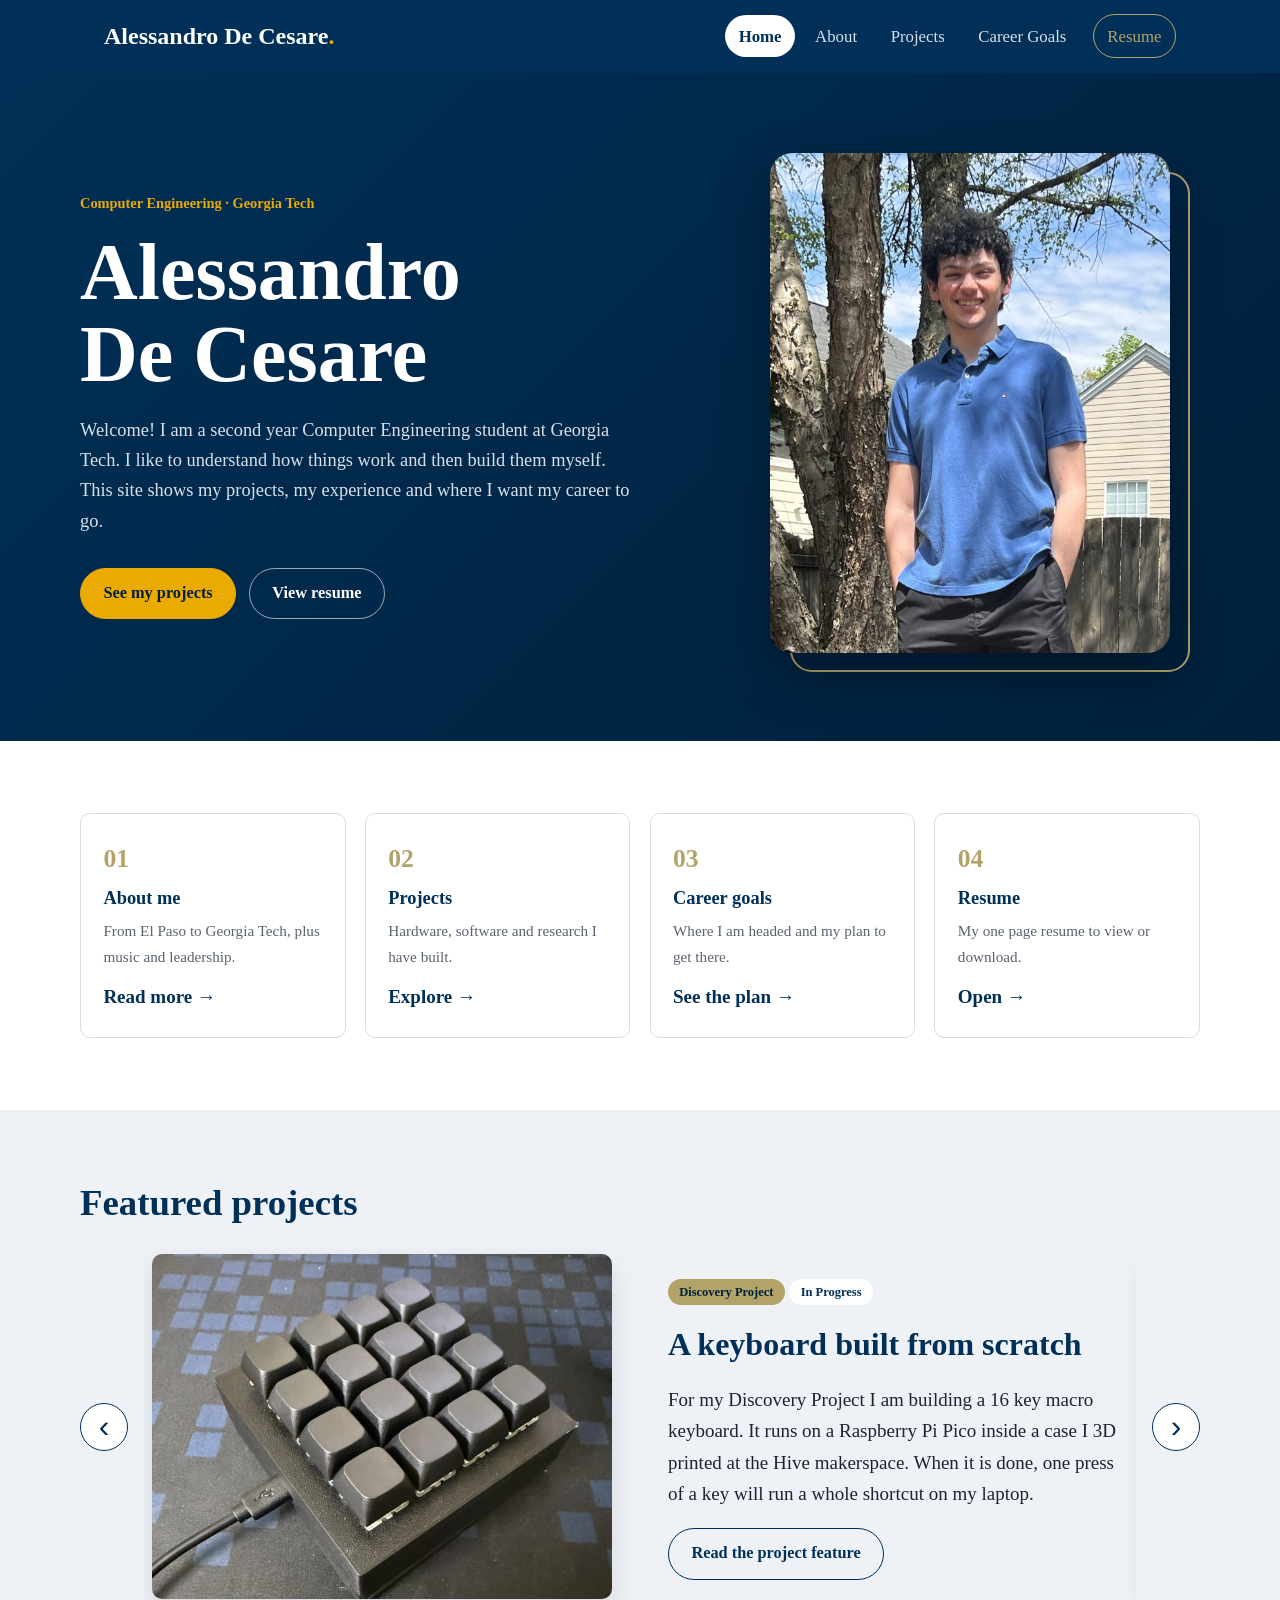
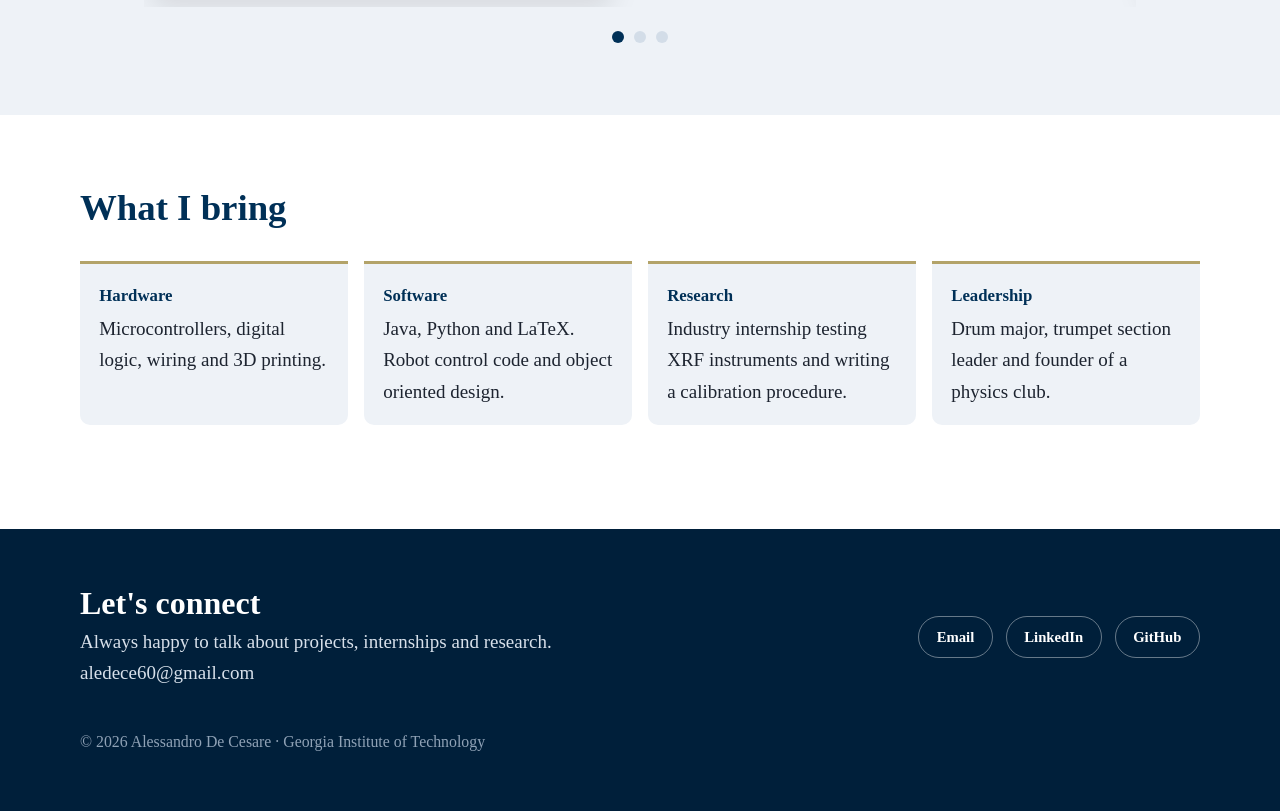
<file: index.html>
<!DOCTYPE html>
<html lang="en">
<head>
  <meta charset="utf-8">
  <meta name="viewport" content="width=device-width, initial-scale=1">
  <title>Alessandro De Cesare | ePortfolio</title>
  <meta name="description" content="ePortfolio of Alessandro De Cesare, a Georgia Tech Computer Engineering student. Projects, resume and career goals.">
  <link rel="stylesheet" href="css/style.css?v=7">
</head>
<body>
  <header class="site-header"></header>

  <section class="hero">
    <div class="hero-grid">
      <div>
        <span class="eyebrow">Computer Engineering · Georgia Tech</span>
        <h1>Alessandro<br>De Cesare</h1>
        <p>Welcome! I am a second year Computer Engineering student at Georgia Tech. I like to understand how things work and then build them myself. This site shows my projects, my experience and where I want my career to go.</p>
        <div class="btn-row">
          <a class="btn solid" href="projects.html">See my projects</a>
          <a class="btn light" href="resume.html">View resume</a>
        </div>
      </div>
      <div class="hero-photo">
        <img src="assets/img/headshot.jpg?v=7" alt="Photo of Alessandro De Cesare">
      </div>
    </div>
  </section>

  <section class="section">
    <div class="container">
      <div class="tiles">
        <a class="tile" href="about.html"><span class="num">01</span><strong>About me</strong><p>From El Paso to Georgia Tech, plus music and leadership.</p><span class="arrow">Read more →</span></a>
        <a class="tile" href="projects.html"><span class="num">02</span><strong>Projects</strong><p>Hardware, software and research I have built.</p><span class="arrow">Explore →</span></a>
        <a class="tile" href="goals.html"><span class="num">03</span><strong>Career goals</strong><p>Where I am headed and my plan to get there.</p><span class="arrow">See the plan →</span></a>
        <a class="tile" href="resume.html"><span class="num">04</span><strong>Resume</strong><p>My one page resume to view or download.</p><span class="arrow">Open →</span></a>
      </div>
    </div>
  </section>

  <section class="section alt">
    <div class="container">
      <h2>Featured projects</h2>
      <div class="slider" aria-roledescription="carousel">
        <button class="slider-arrow prev" aria-label="Previous project">‹</button>
        <div class="slider-window">
        <div class="slider-track">
          <div class="slide split">
            <img src="assets/img/macropad-photo-1.jpg?v=7" alt="My 16 key macropad in progress">
            <div>
              <span class="tag feature">Discovery Project</span><span class="tag">In Progress</span>
              <h3>A keyboard built from scratch</h3>
              <p>For my Discovery Project I am building a 16 key macro keyboard. It runs on a Raspberry Pi Pico inside a case I 3D printed at the Hive makerspace. When it is done, one press of a key will run a whole shortcut on my laptop.</p>
              <a class="btn" href="project-macropad.html">Read the project feature</a>
            </div>
          </div>
          <div class="slide split">
            <img src="assets/img/xrf-photo.jpg?v=7" alt="The XRF analyzer I calibrated at Birla Carbon">
            <div>
              <span class="tag feature">Internship</span><span class="tag">Research</span>
              <h3>XRF calibration at Birla Carbon</h3>
              <p>I calibrated an XRF spectrometer to measure sulfur in oil. When the results kept coming out wrong, I stepped back, found a bad standard and fixed the calibration. Then I wrote a method the company can reuse.</p>
              <a class="btn" href="project-xrf.html">Read more</a>
            </div>
          </div>
          <div class="slide split">
            <img src="assets/img/robot-maze.svg?v=7" alt="The lab maze with the iRobot at the START" class="contain">
            <div>
              <span class="tag feature">Software</span><span class="tag">Robotics</span>
              <h3>Robotics lab: maze solver</h3>
              <p>My partner and I programmed an iRobot Create 3 in Python to map and escape a maze it had never seen. We earned perfect scores on all four labs.</p>
              <a class="btn" href="project-robotics.html">Read more</a>
            </div>
          </div>
        </div>
        </div>
        <button class="slider-arrow next" aria-label="Next project">›</button>
      </div>
      <div class="slider-dots"></div>
    </div>
  </section>

  <section class="section">
    <div class="container">
      <h2>What I bring</h2>
      <div class="facts">
        <div class="fact"><strong>Hardware</strong>Microcontrollers, digital logic, wiring and 3D printing.</div>
        <div class="fact"><strong>Software</strong>Java, Python and LaTeX. Robot control code and object oriented design.</div>
        <div class="fact"><strong>Research</strong>Industry internship testing XRF instruments and writing a calibration procedure.</div>
        <div class="fact"><strong>Leadership</strong>Drum major, trumpet section leader and founder of a physics club.</div>
      </div>
    </div>
  </section>

  <footer class="site-footer"></footer>
  <script src="js/site.js?v=7"></script>
  <script src="js/slider.js?v=7"></script>
</body>
</html>
</file>
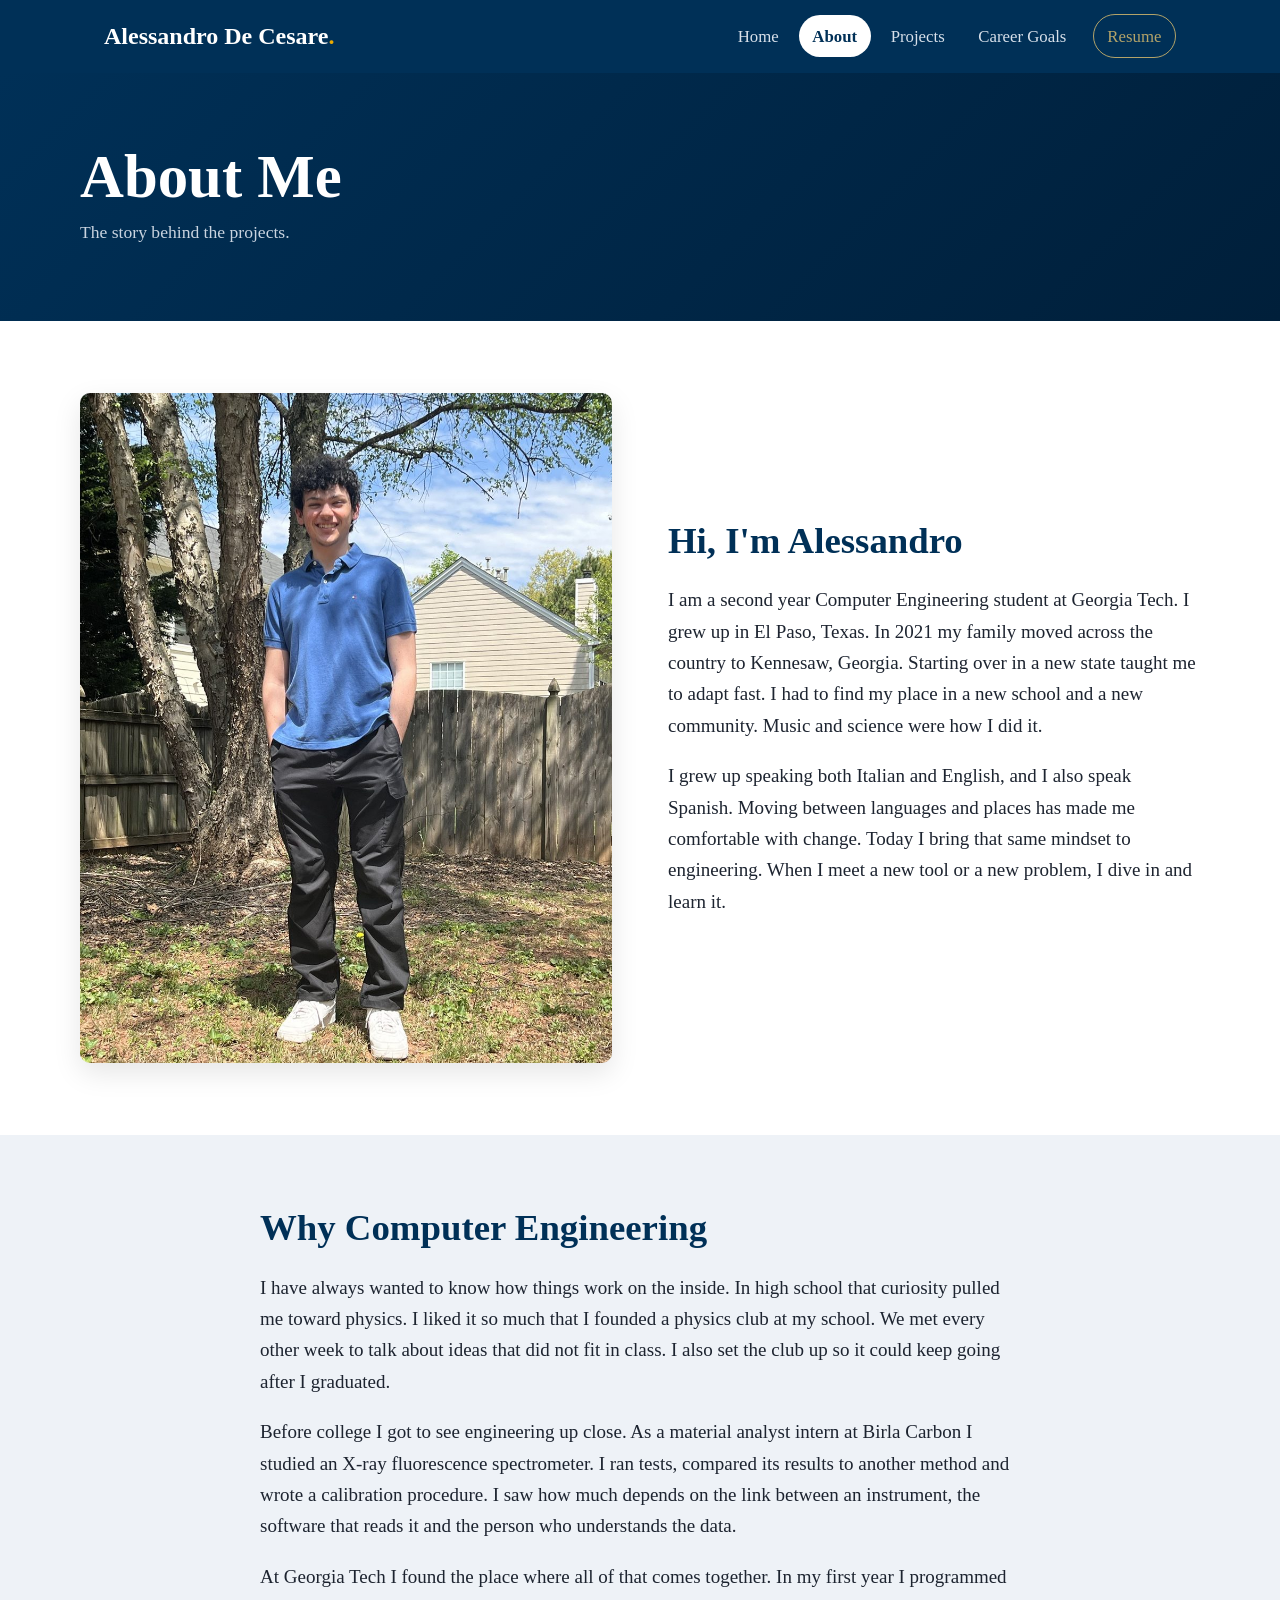
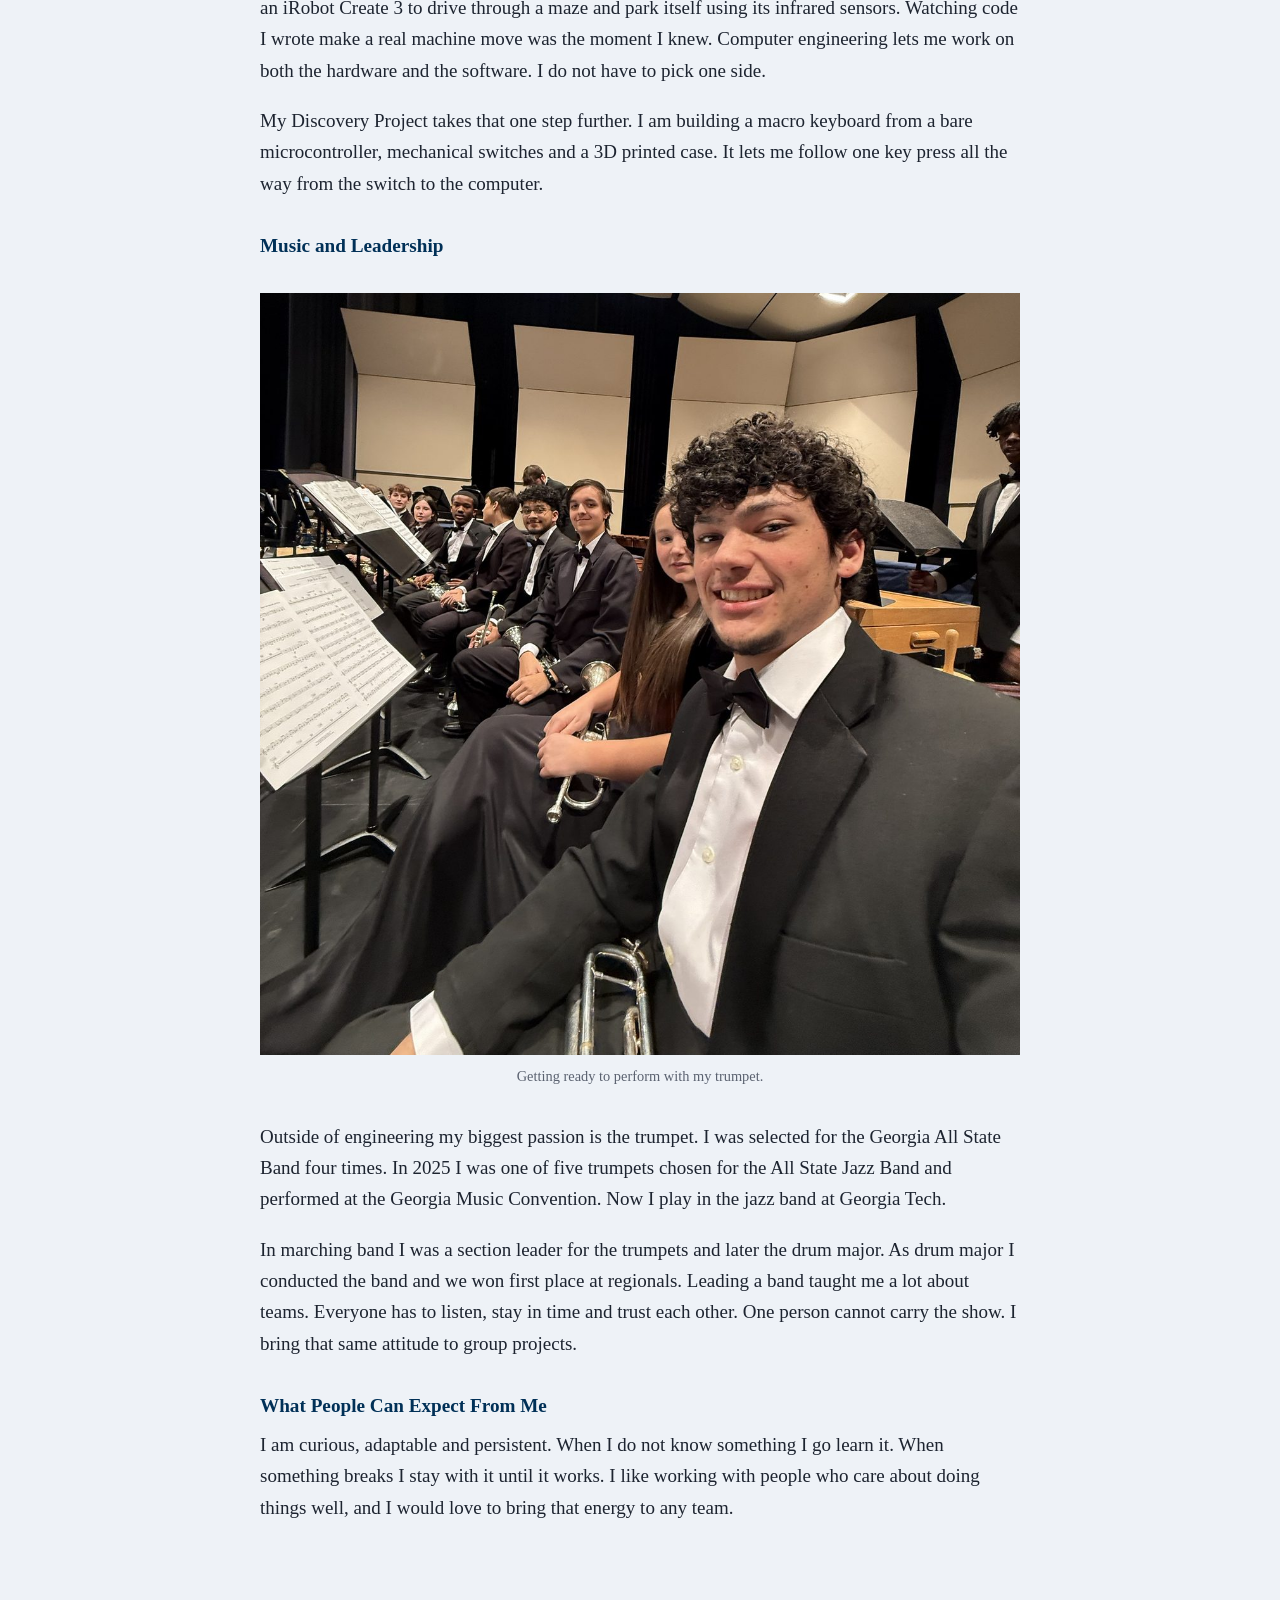
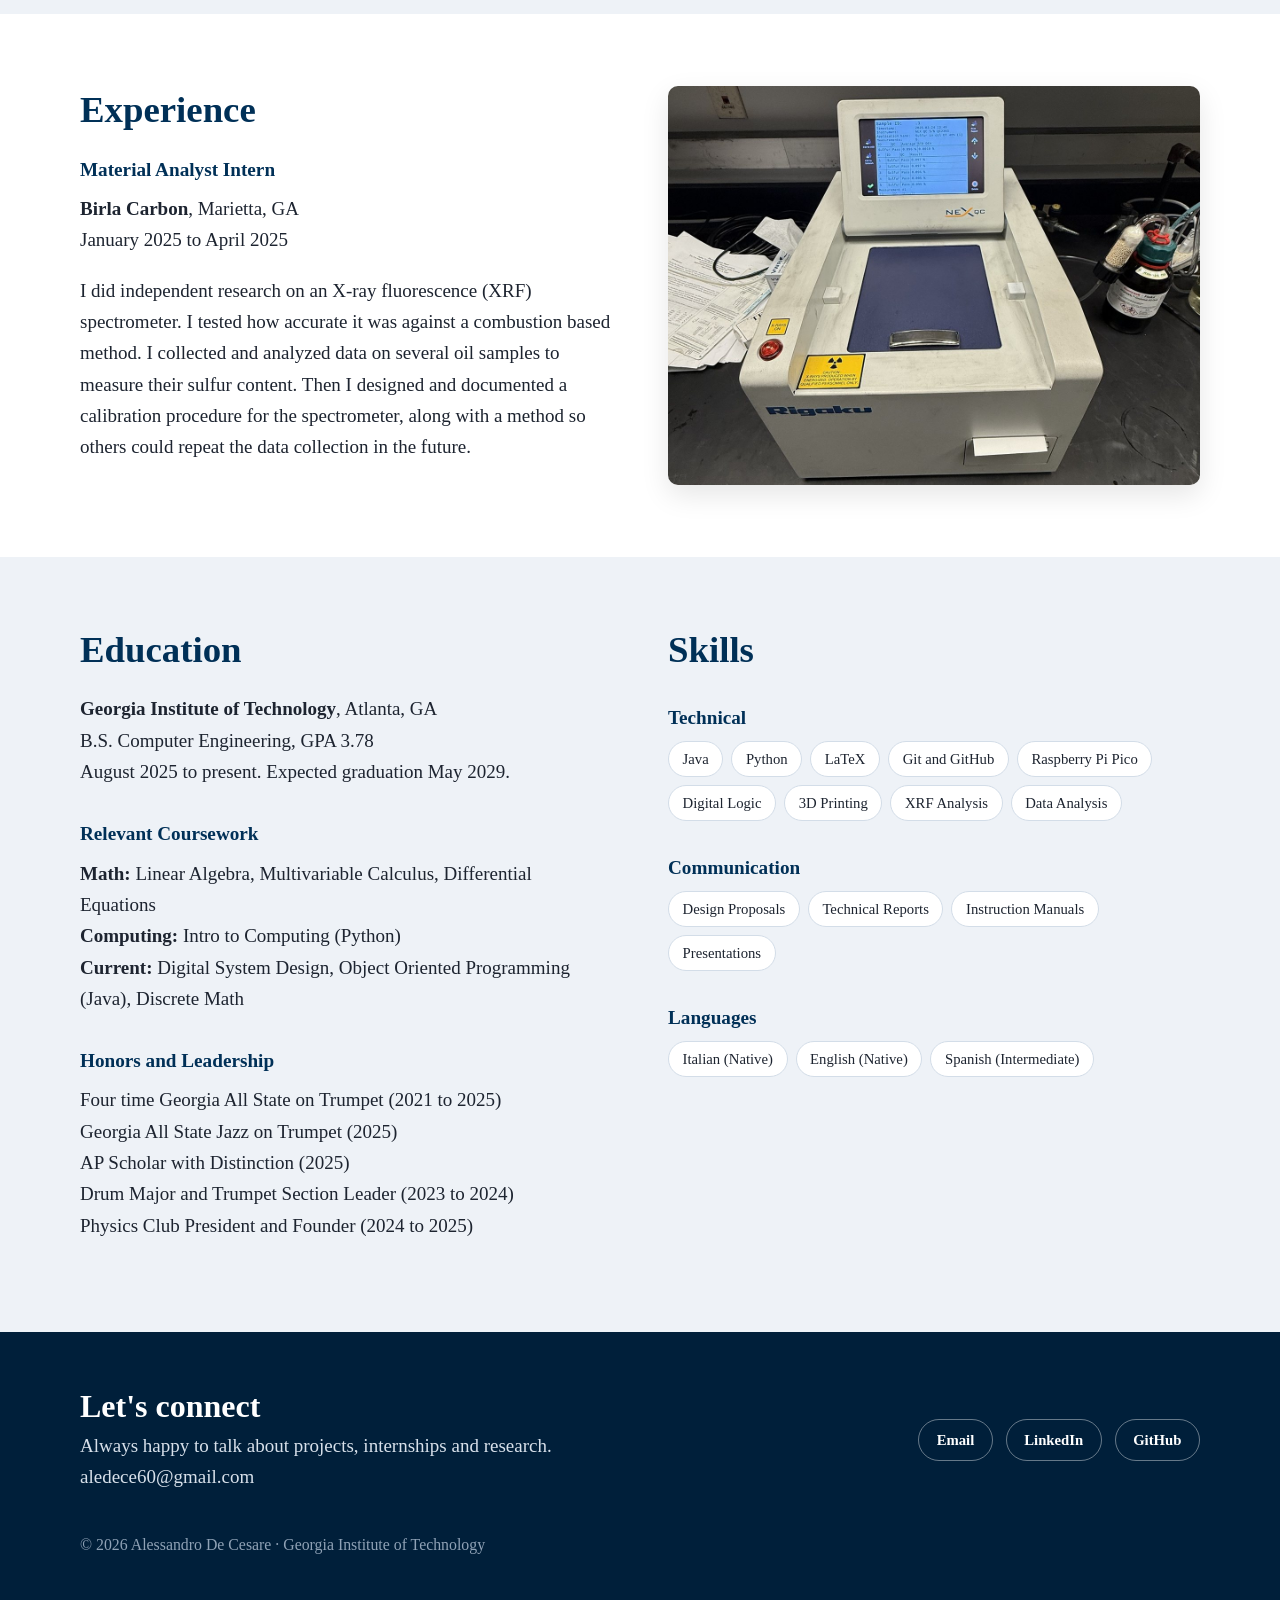
<file: about.html>
<!DOCTYPE html>
<html lang="en">
<head>
  <meta charset="utf-8">
  <meta name="viewport" content="width=device-width, initial-scale=1">
  <title>About Me | Alessandro De Cesare</title>
  <link rel="stylesheet" href="css/style.css?v=7">
</head>
<body>
  <header class="site-header"></header>

  <section class="banner">
    <h1>About Me</h1>
    <p>The story behind the projects.</p>
  </section>

  <section class="section">
    <div class="container split">
      <img src="assets/img/about-photo.jpg?v=7" alt="Photo of Alessandro De Cesare">
      <div>
        <h2>Hi, I'm Alessandro</h2>
        <p>I am a second year Computer Engineering student at Georgia Tech. I grew up in El Paso, Texas. In 2021 my family moved across the country to Kennesaw, Georgia. Starting over in a new state taught me to adapt fast. I had to find my place in a new school and a new community. Music and science were how I did it.</p>
        <p>I grew up speaking both Italian and English, and I also speak Spanish. Moving between languages and places has made me comfortable with change. Today I bring that same mindset to engineering. When I meet a new tool or a new problem, I dive in and learn it.</p>
      </div>
    </div>
  </section>

  <section class="section alt">
    <div class="narrow">
      <h2>Why Computer Engineering</h2>
      <p>I have always wanted to know how things work on the inside. In high school that curiosity pulled me toward physics. I liked it so much that I founded a physics club at my school. We met every other week to talk about ideas that did not fit in class. I also set the club up so it could keep going after I graduated.</p>
      <p>Before college I got to see engineering up close. As a material analyst intern at Birla Carbon I studied an X-ray fluorescence spectrometer. I ran tests, compared its results to another method and wrote a calibration procedure. I saw how much depends on the link between an instrument, the software that reads it and the person who understands the data.</p>
      <p>At Georgia Tech I found the place where all of that comes together. In my first year I programmed an iRobot Create 3 to drive through a maze and park itself using its infrared sensors. Watching code I wrote make a real machine move was the moment I knew. Computer engineering lets me work on both the hardware and the software. I do not have to pick one side.</p>
      <p>My Discovery Project takes that one step further. I am building a macro keyboard from a bare microcontroller, mechanical switches and a 3D printed case. It lets me follow one key press all the way from the switch to the computer.</p>

      <h3>Music and Leadership</h3>
      <figure>
        <img src="assets/img/band-photo.jpg?v=7" alt="Alessandro in concert dress with his trumpet before a performance">
        <figcaption>Getting ready to perform with my trumpet.</figcaption>
      </figure>
      <p>Outside of engineering my biggest passion is the trumpet. I was selected for the Georgia All State Band four times. In 2025 I was one of five trumpets chosen for the All State Jazz Band and performed at the Georgia Music Convention. Now I play in the jazz band at Georgia Tech.</p>
      <p>In marching band I was a section leader for the trumpets and later the drum major. As drum major I conducted the band and we won first place at regionals. Leading a band taught me a lot about teams. Everyone has to listen, stay in time and trust each other. One person cannot carry the show. I bring that same attitude to group projects.</p>

      <h3>What People Can Expect From Me</h3>
      <p>I am curious, adaptable and persistent. When I do not know something I go learn it. When something breaks I stay with it until it works. I like working with people who care about doing things well, and I would love to bring that energy to any team.</p>
    </div>
  </section>

  <section class="section">
    <div class="container split reverse">
      <img src="assets/img/xrf-photo.jpg?v=7" alt="The XRF analyzer I calibrated at Birla Carbon">
      <div>
        <h2>Experience</h2>
        <h3 style="margin-top:0">Material Analyst Intern</h3>
        <p><strong>Birla Carbon</strong>, Marietta, GA<br>January 2025 to April 2025</p>
        <p>I did independent research on an X-ray fluorescence (XRF) spectrometer. I tested how accurate it was against a combustion based method. I collected and analyzed data on several oil samples to measure their sulfur content. Then I designed and documented a calibration procedure for the spectrometer, along with a method so others could repeat the data collection in the future.</p>
      </div>
    </div>
  </section>

  <section class="section alt">
    <div class="container">
      <div class="split" style="align-items:start">
        <div>
          <h2>Education</h2>
          <p><strong>Georgia Institute of Technology</strong>, Atlanta, GA<br>B.S. Computer Engineering, GPA 3.78<br>August 2025 to present. Expected graduation May 2029.</p>
          <h3>Relevant Coursework</h3>
          <p><strong>Math:</strong> Linear Algebra, Multivariable Calculus, Differential Equations<br>
          <strong>Computing:</strong> Intro to Computing (Python)<br>
          <strong>Current:</strong> Digital System Design, Object Oriented Programming (Java), Discrete Math</p>
          <h3>Honors and Leadership</h3>
          <p>Four time Georgia All State on Trumpet (2021 to 2025)<br>
          Georgia All State Jazz on Trumpet (2025)<br>
          AP Scholar with Distinction (2025)<br>
          Drum Major and Trumpet Section Leader (2023 to 2024)<br>
          Physics Club President and Founder (2024 to 2025)</p>
        </div>
        <div>
          <h2>Skills</h2>
          <h3>Technical</h3>
          <div class="chips"><span>Java</span><span>Python</span><span>LaTeX</span><span>Git and GitHub</span><span>Raspberry Pi Pico</span><span>Digital Logic</span><span>3D Printing</span><span>XRF Analysis</span><span>Data Analysis</span></div>
          <h3>Communication</h3>
          <div class="chips"><span>Design Proposals</span><span>Technical Reports</span><span>Instruction Manuals</span><span>Presentations</span></div>
          <h3>Languages</h3>
          <div class="chips"><span>Italian (Native)</span><span>English (Native)</span><span>Spanish (Intermediate)</span></div>
        </div>
      </div>
    </div>
  </section>

  <footer class="site-footer"></footer>
  <script src="js/site.js?v=7"></script>
</body>
</html>
</file>
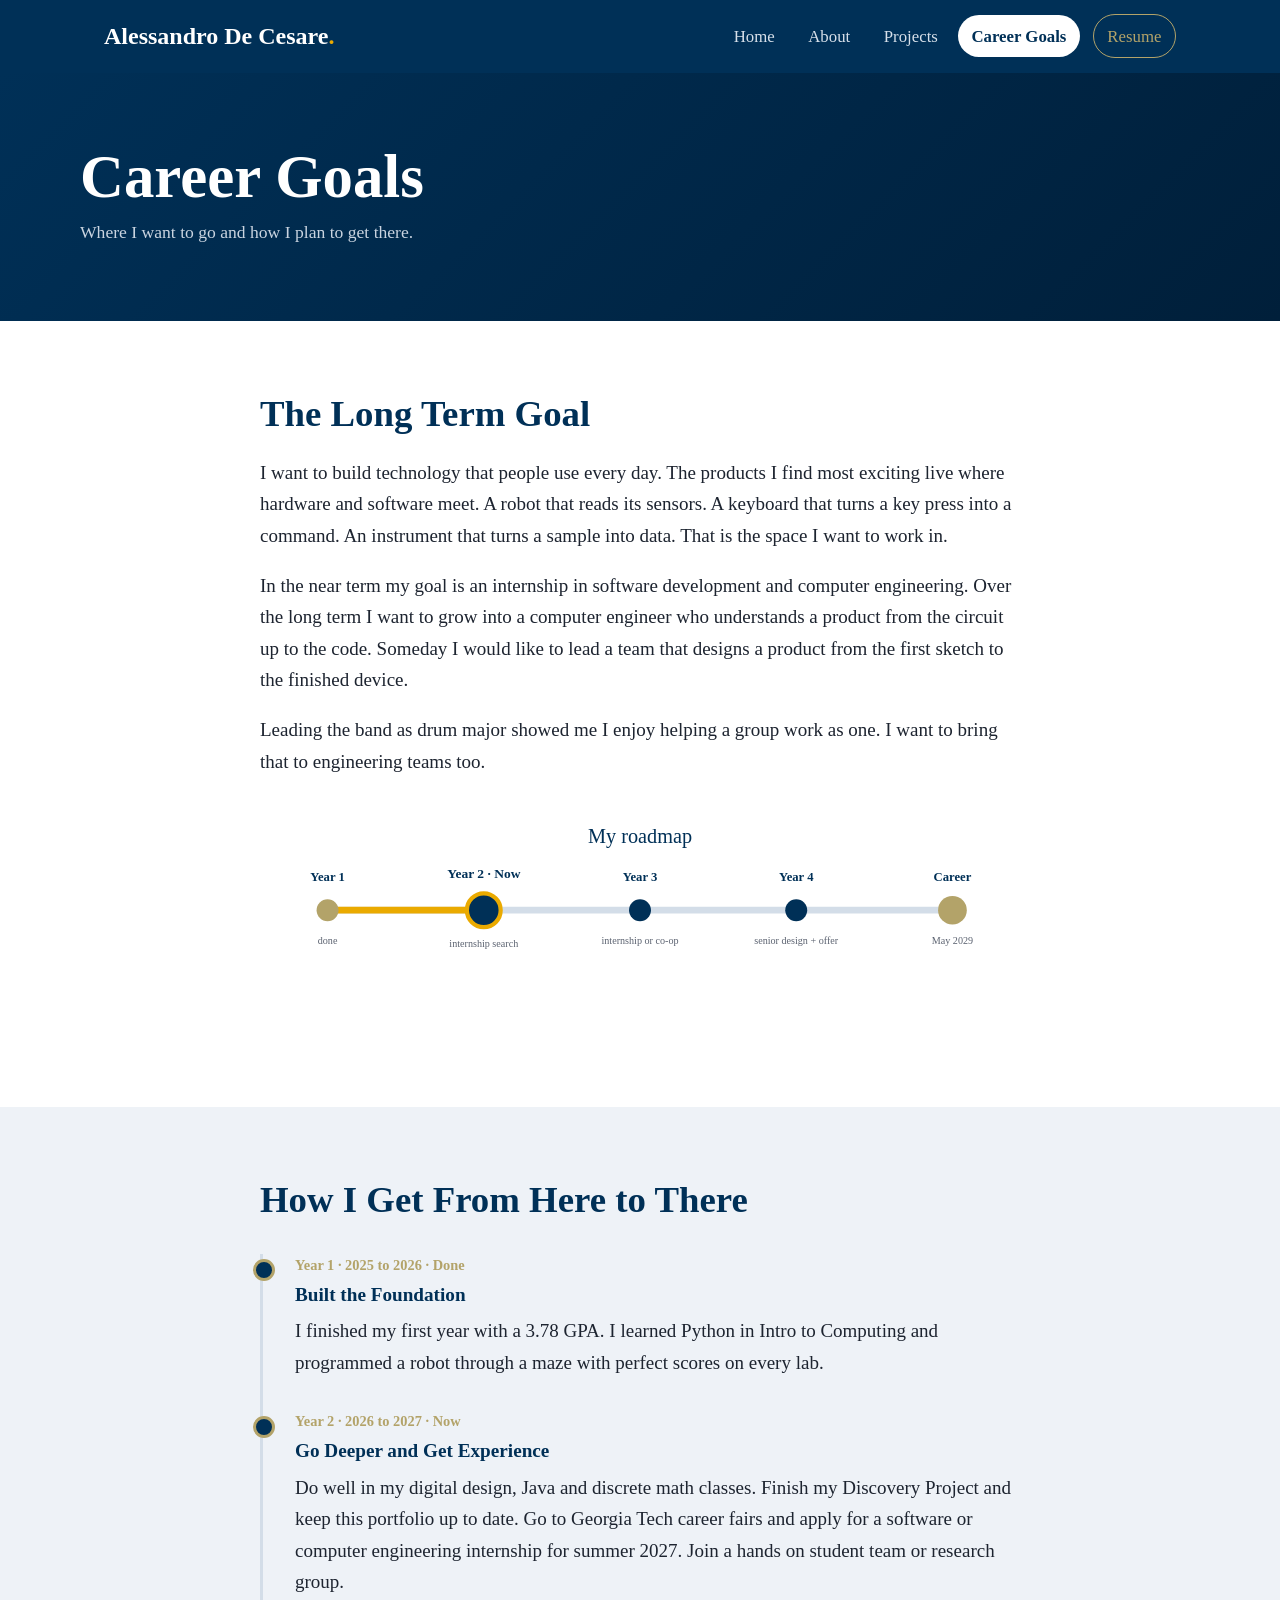
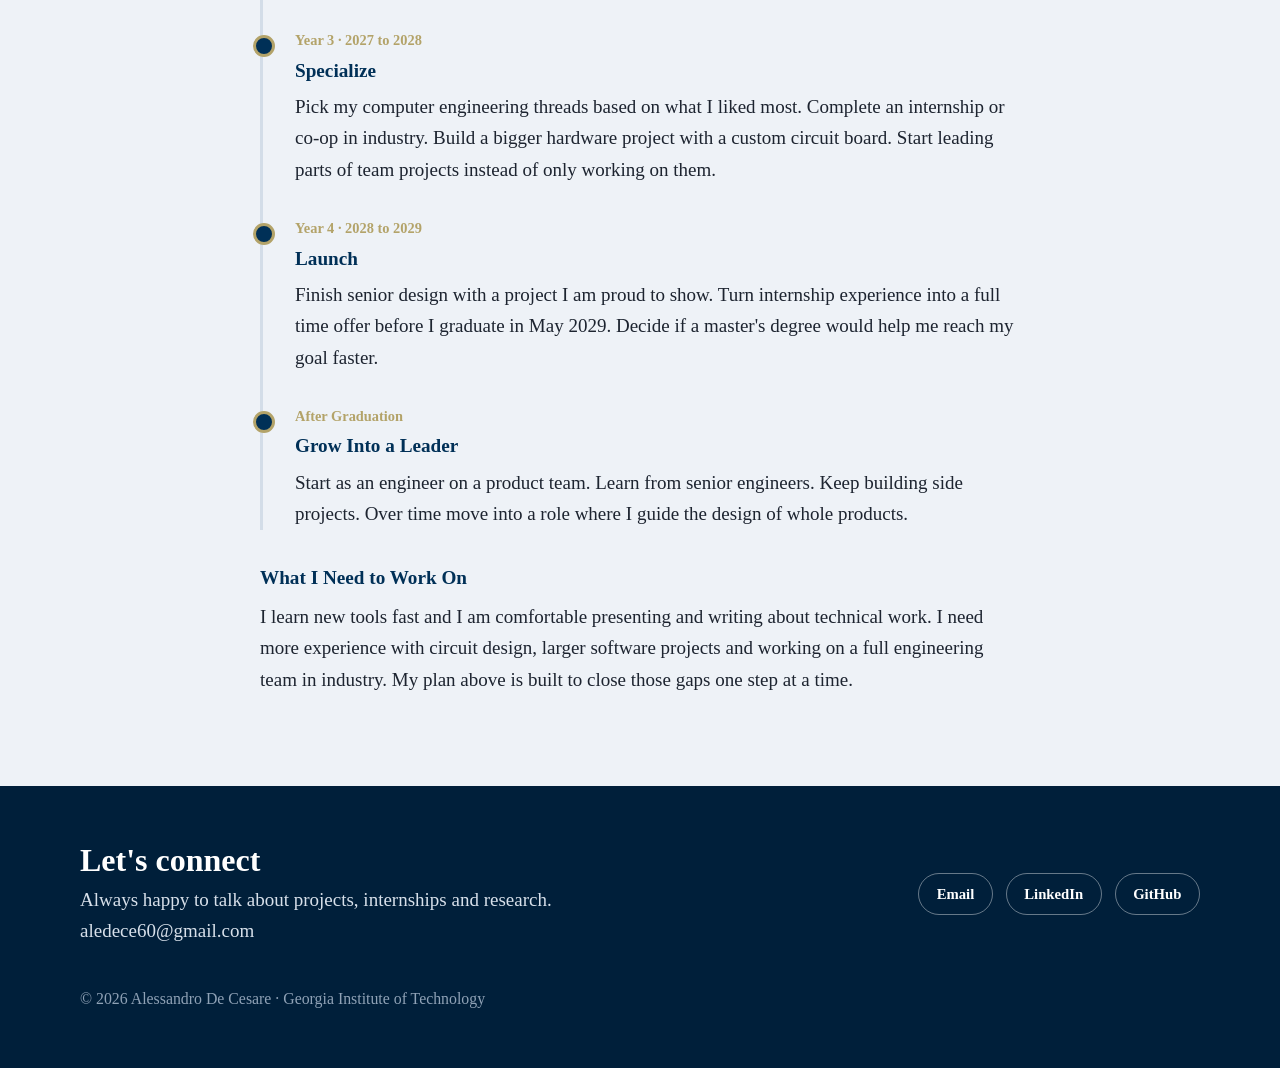
<file: goals.html>
<!DOCTYPE html>
<html lang="en">
<head>
  <meta charset="utf-8">
  <meta name="viewport" content="width=device-width, initial-scale=1">
  <title>Career Goals | Alessandro De Cesare</title>
  <link rel="stylesheet" href="css/style.css?v=7">
</head>
<body>
  <header class="site-header"></header>

  <section class="banner">
    <h1>Career Goals</h1>
    <p>Where I want to go and how I plan to get there.</p>
  </section>

  <section class="section">
    <div class="narrow">
      <h2>The Long Term Goal</h2>
      <p>I want to build technology that people use every day. The products I find most exciting live where hardware and software meet. A robot that reads its sensors. A keyboard that turns a key press into a command. An instrument that turns a sample into data. That is the space I want to work in.</p>
      <p>In the near term my goal is an internship in software development and computer engineering. Over the long term I want to grow into a computer engineer who understands a product from the circuit up to the code. Someday I would like to lead a team that designs a product from the first sketch to the finished device.</p>
      <p>Leading the band as drum major showed me I enjoy helping a group work as one. I want to bring that to engineering teams too.</p>
      <img src="assets/img/roadmap.svg?v=7" alt="Roadmap from my first year through graduation in May 2029">
    </div>
  </section>

  <section class="section alt">
    <div class="narrow">
      <h2>How I Get From Here to There</h2>
      <div class="timeline">
        <div class="step">
          <div class="when">Year 1 · 2025 to 2026 · Done</div>
          <h3>Built the Foundation</h3>
          <p>I finished my first year with a 3.78 GPA. I learned Python in Intro to Computing and programmed a robot through a maze with perfect scores on every lab.</p>
        </div>
        <div class="step">
          <div class="when">Year 2 · 2026 to 2027 · Now</div>
          <h3>Go Deeper and Get Experience</h3>
          <p>Do well in my digital design, Java and discrete math classes. Finish my Discovery Project and keep this portfolio up to date. Go to Georgia Tech career fairs and apply for a software or computer engineering internship for summer 2027. Join a hands on student team or research group.</p>
        </div>
        <div class="step">
          <div class="when">Year 3 · 2027 to 2028</div>
          <h3>Specialize</h3>
          <p>Pick my computer engineering threads based on what I liked most. Complete an internship or co-op in industry. Build a bigger hardware project with a custom circuit board. Start leading parts of team projects instead of only working on them.</p>
        </div>
        <div class="step">
          <div class="when">Year 4 · 2028 to 2029</div>
          <h3>Launch</h3>
          <p>Finish senior design with a project I am proud to show. Turn internship experience into a full time offer before I graduate in May 2029. Decide if a master's degree would help me reach my goal faster.</p>
        </div>
        <div class="step">
          <div class="when">After Graduation</div>
          <h3>Grow Into a Leader</h3>
          <p>Start as an engineer on a product team. Learn from senior engineers. Keep building side projects. Over time move into a role where I guide the design of whole products.</p>
        </div>
      </div>

      <h3>What I Need to Work On</h3>
      <p>I learn new tools fast and I am comfortable presenting and writing about technical work. I need more experience with circuit design, larger software projects and working on a full engineering team in industry. My plan above is built to close those gaps one step at a time.</p>
    </div>
  </section>

  <footer class="site-footer"></footer>
  <script src="js/site.js?v=7"></script>
</body>
</html>
</file>
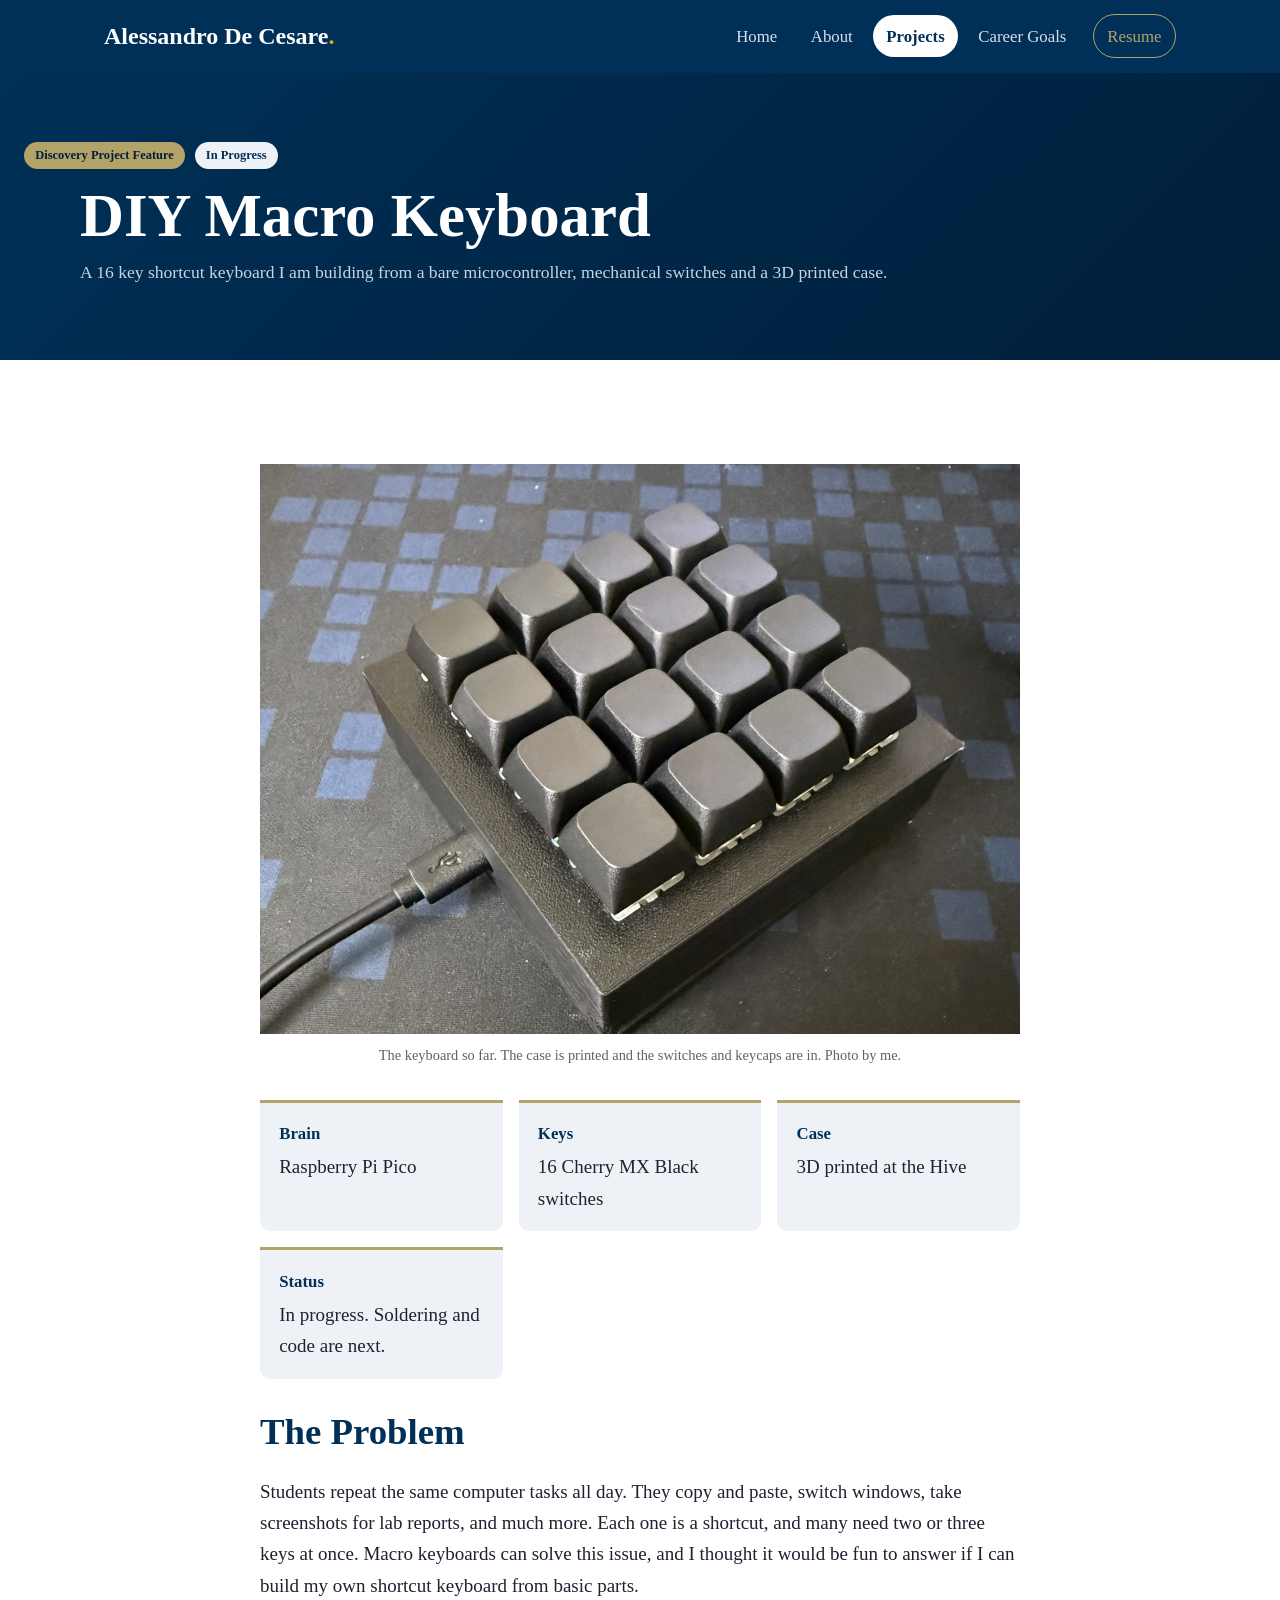
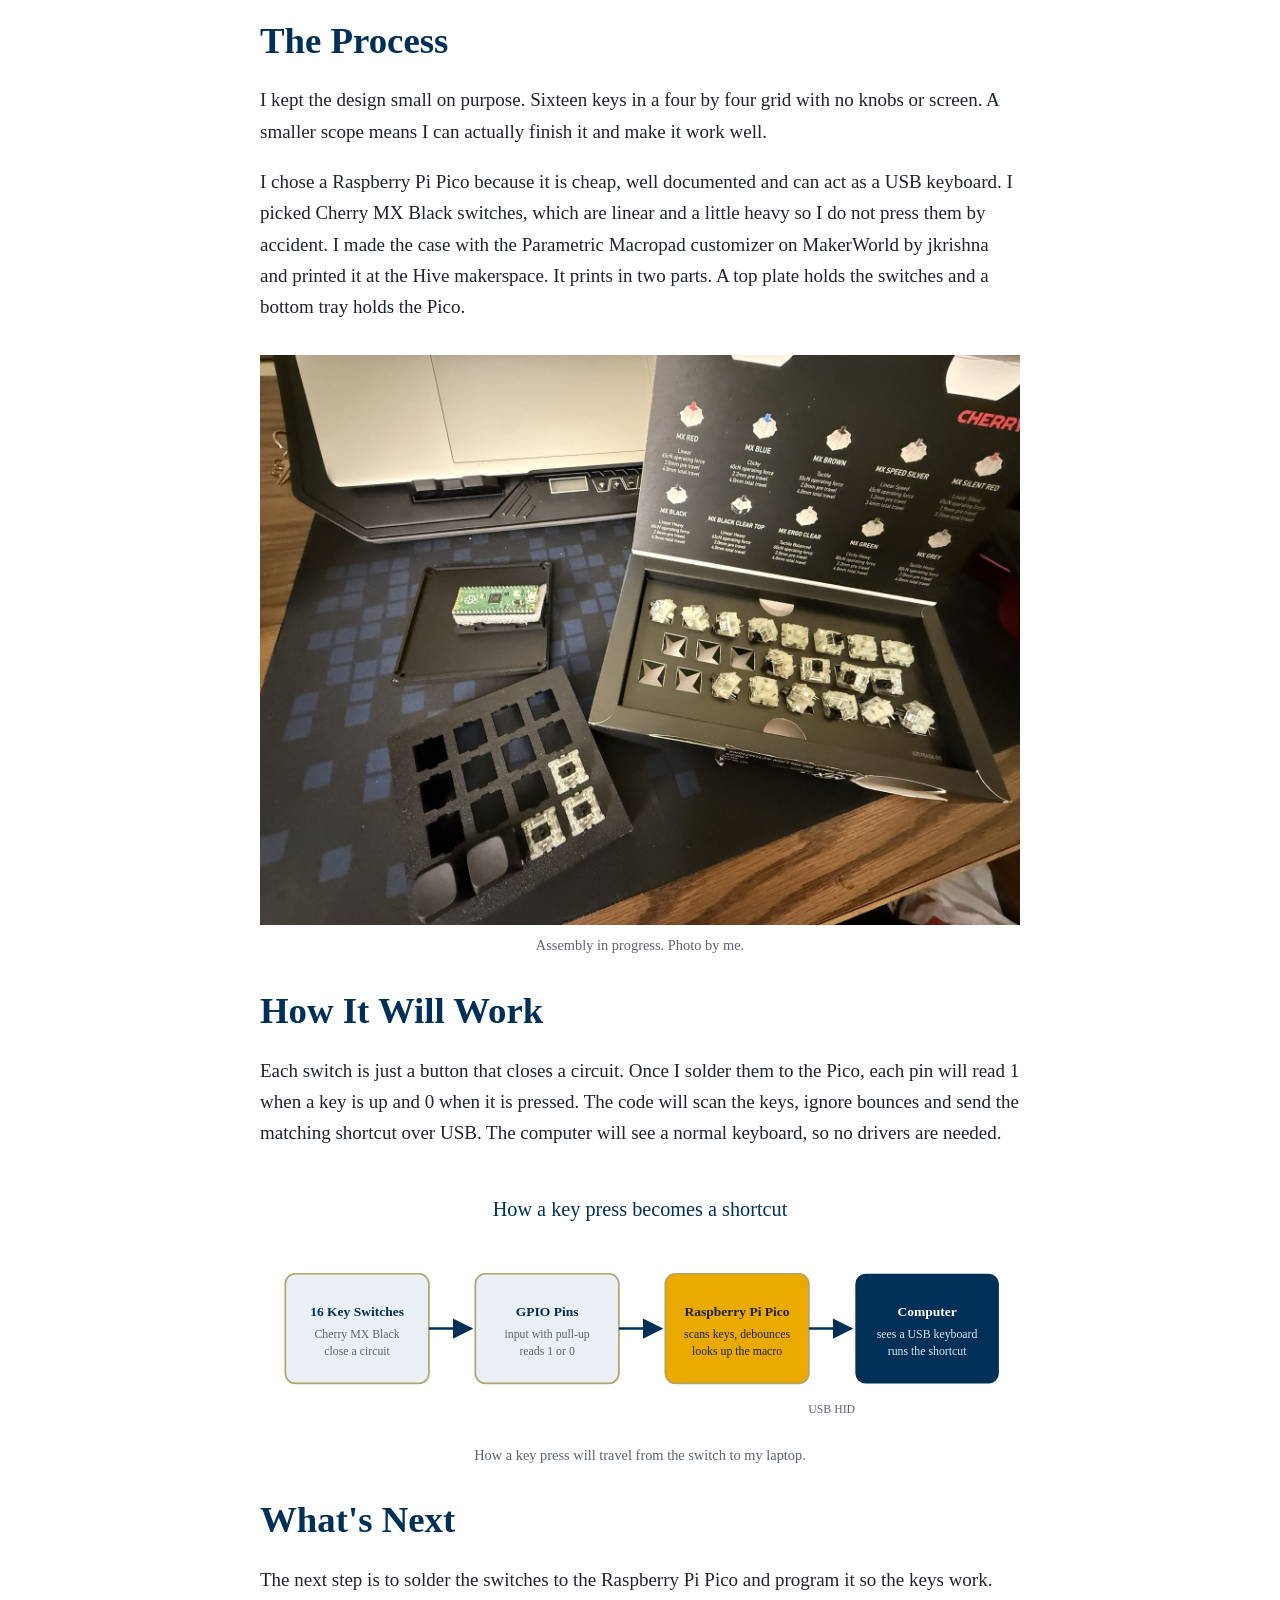
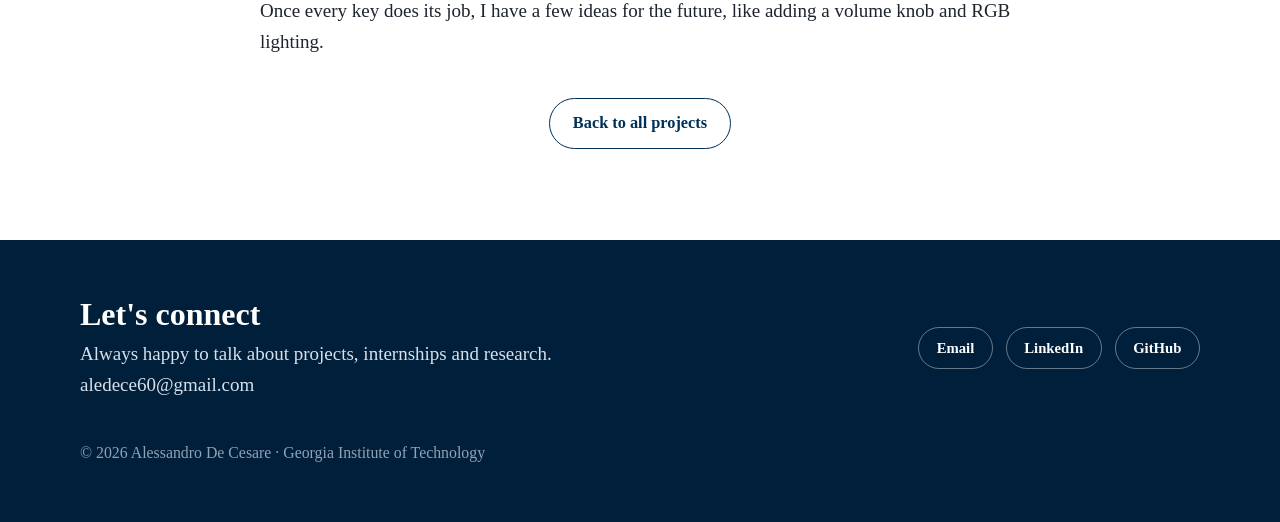
<file: project-macropad.html>
<!DOCTYPE html>
<html lang="en">
<head>
  <meta charset="utf-8">
  <meta name="viewport" content="width=device-width, initial-scale=1">
  <title>Discovery Project: DIY Macro Keyboard | Alessandro De Cesare</title>
  <link rel="stylesheet" href="css/style.css?v=7">
</head>
<body>
  <header class="site-header"></header>

  <section class="banner">
    <span class="tag feature">Discovery Project Feature</span> <span class="tag">In Progress</span>
    <h1>DIY Macro Keyboard</h1>
    <p>A 16 key shortcut keyboard I am building from a bare microcontroller, mechanical switches and a 3D printed case.</p>
  </section>

  <section class="section">
    <div class="narrow">
      <figure>
        <img src="assets/img/macropad-photo-1.jpg?v=7" alt="My macropad with the case printed and keycaps installed">
        <figcaption>The keyboard so far. The case is printed and the switches and keycaps are in. Photo by me.</figcaption>
      </figure>

      <div class="facts">
        <div class="fact"><strong>Brain</strong>Raspberry Pi Pico</div>
        <div class="fact"><strong>Keys</strong>16 Cherry MX Black switches</div>
        <div class="fact"><strong>Case</strong>3D printed at the Hive</div>
        <div class="fact"><strong>Status</strong>In progress. Soldering and code are next.</div>
      </div>

      <h2>The Problem</h2>
      <p>Students repeat the same computer tasks all day. They copy and paste, switch windows, take screenshots for lab reports, and much more. Each one is a shortcut, and many need two or three keys at once. Macro keyboards can solve this issue, and I thought it would be fun to answer if I can build my own shortcut keyboard from basic parts.</p>

      <h2>The Process</h2>
      <p>I kept the design small on purpose. Sixteen keys in a four by four grid with no knobs or screen. A smaller scope means I can actually finish it and make it work well.</p>
      <p>I chose a Raspberry Pi Pico because it is cheap, well documented and can act as a USB keyboard. I picked Cherry MX Black switches, which are linear and a little heavy so I do not press them by accident. I made the case with the Parametric Macropad customizer on MakerWorld by jkrishna and printed it at the Hive makerspace. It prints in two parts. A top plate holds the switches and a bottom tray holds the Pico.</p>

      <figure>
        <img src="assets/img/macropad-photo-2.jpg?v=7" alt="The printed case, the Pico and Cherry MX switches during assembly">
        <figcaption>Assembly in progress. Photo by me.</figcaption>
      </figure>

      <h2>How It Will Work</h2>
      <p>Each switch is just a button that closes a circuit. Once I solder them to the Pico, each pin will read 1 when a key is up and 0 when it is pressed. The code will scan the keys, ignore bounces and send the matching shortcut over USB. The computer will see a normal keyboard, so no drivers are needed.</p>

      <figure>
        <img src="assets/img/macropad-system.svg?v=7" alt="Block diagram: key switches to GPIO pins to Raspberry Pi Pico to computer over USB">
        <figcaption>How a key press will travel from the switch to my laptop.</figcaption>
      </figure>

      <h2>What's Next</h2>
      <p>The next step is to solder the switches to the Raspberry Pi Pico and program it so the keys work. Once every key does its job, I have a few ideas for the future, like adding a volume knob and RGB lighting.</p>

      <p class="center" style="margin-top:2.5rem"><a class="btn" href="projects.html">Back to all projects</a></p>
    </div>
  </section>

  <footer class="site-footer"></footer>
  <script src="js/site.js?v=7"></script>
</body>
</html>
</file>
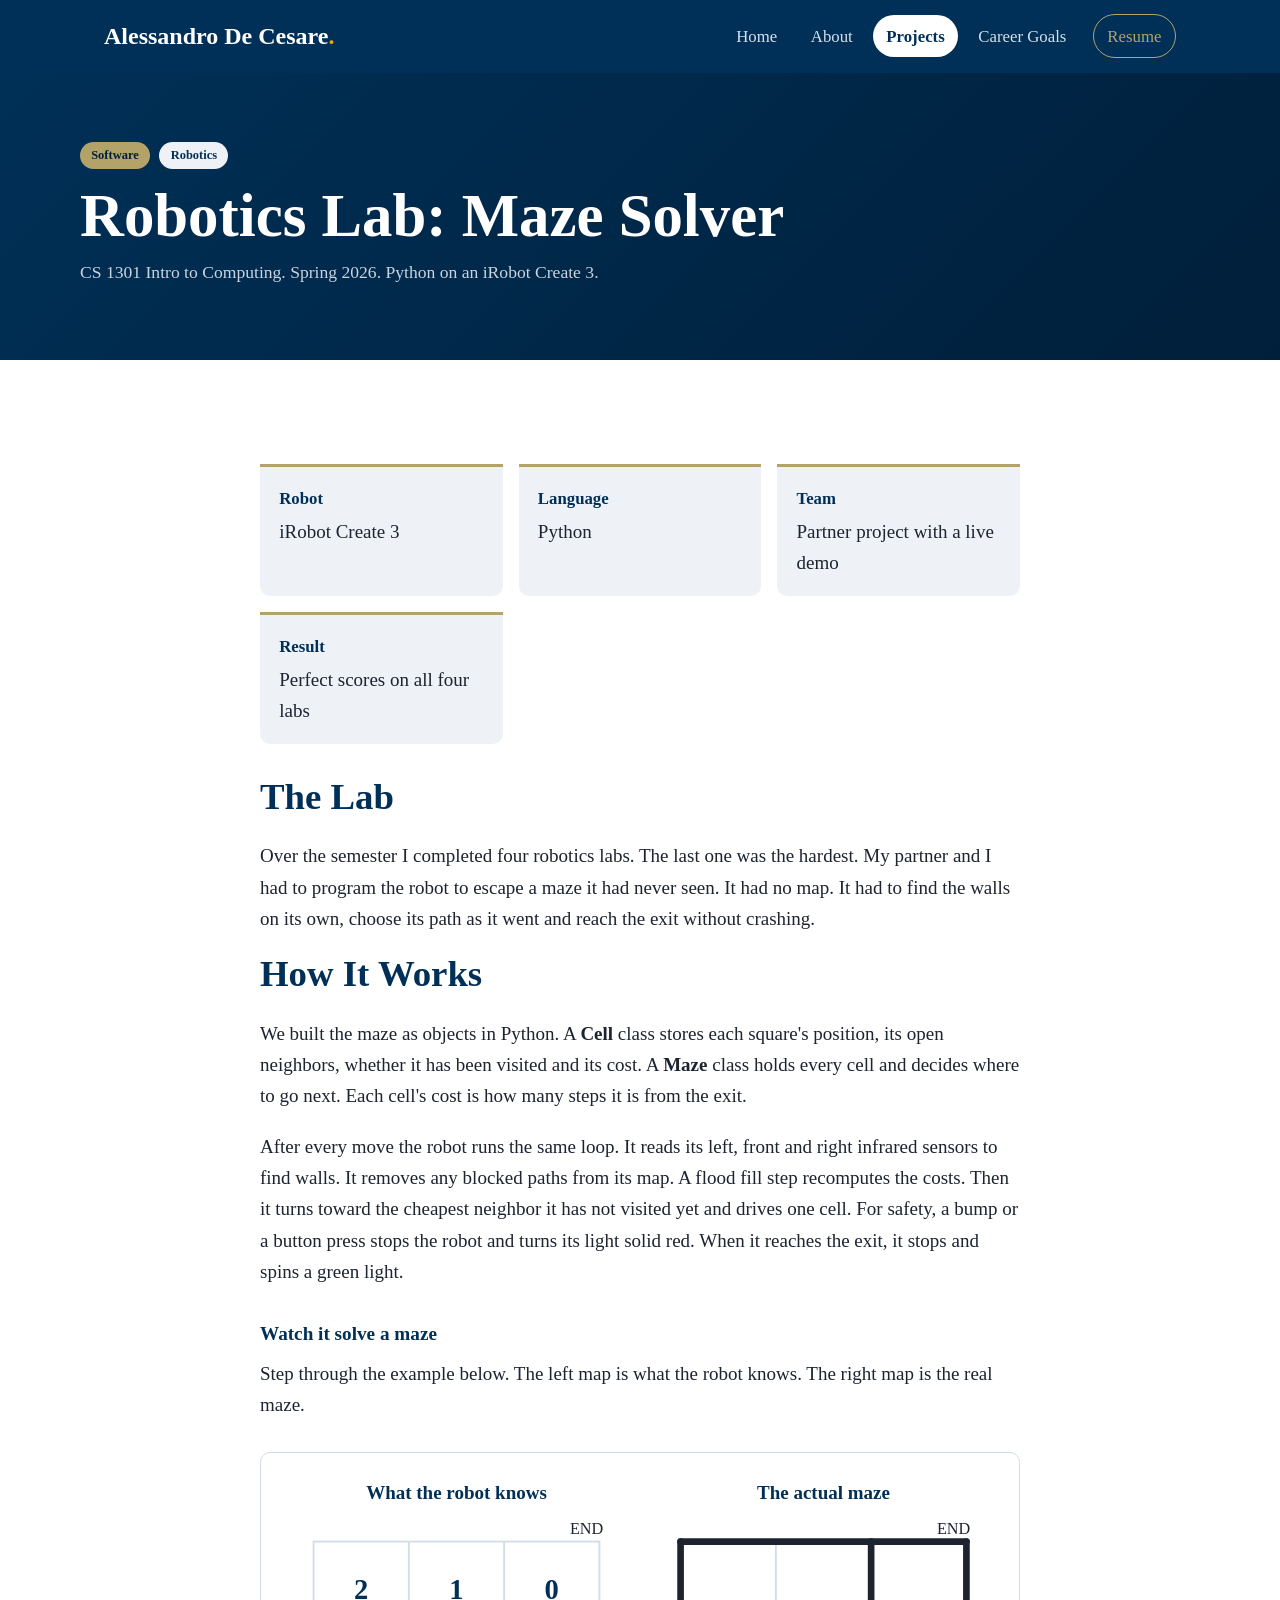
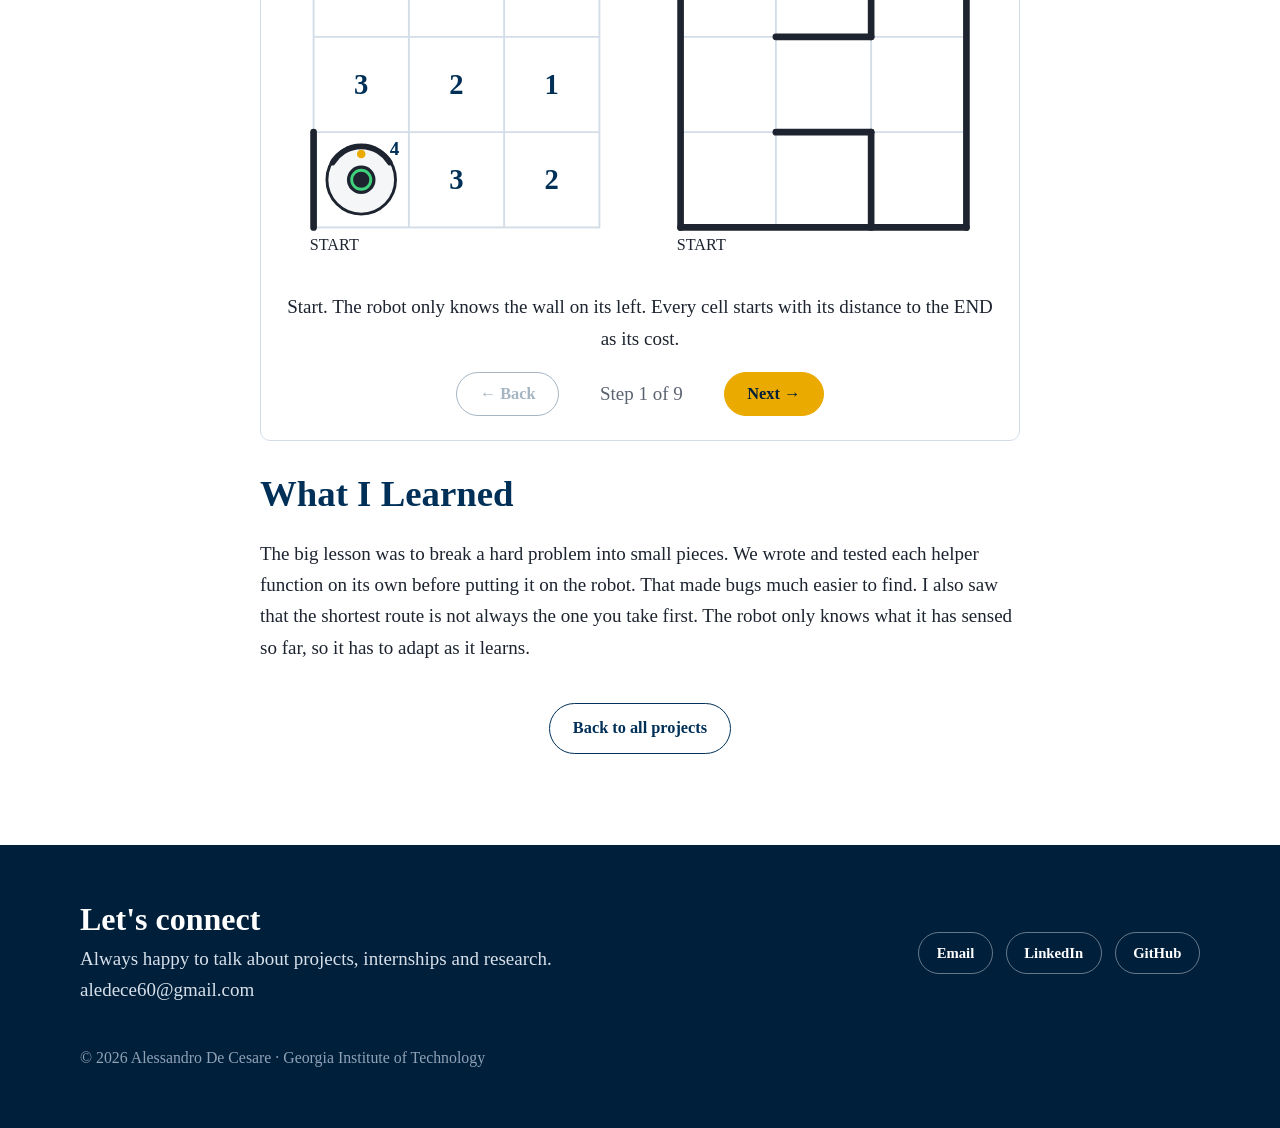
<file: project-robotics.html>
<!DOCTYPE html>
<html lang="en">
<head>
  <meta charset="utf-8">
  <meta name="viewport" content="width=device-width, initial-scale=1">
  <title>Robotics Lab: Maze Solver | Alessandro De Cesare</title>
  <link rel="stylesheet" href="css/style.css?v=7">
</head>
<body>
  <header class="site-header"></header>

  <section class="banner">
    <div><span class="tag feature">Software</span> <span class="tag">Robotics</span></div>
    <h1>Robotics Lab: Maze Solver</h1>
    <p>CS 1301 Intro to Computing. Spring 2026. Python on an iRobot Create 3.</p>
  </section>

  <section class="section">
    <div class="narrow">
      <div class="facts">
        <div class="fact"><strong>Robot</strong>iRobot Create 3</div>
        <div class="fact"><strong>Language</strong>Python</div>
        <div class="fact"><strong>Team</strong>Partner project with a live demo</div>
        <div class="fact"><strong>Result</strong>Perfect scores on all four labs</div>
      </div>

      <h2>The Lab</h2>
      <p>Over the semester I completed four robotics labs. The last one was the hardest. My partner and I had to program the robot to escape a maze it had never seen. It had no map. It had to find the walls on its own, choose its path as it went and reach the exit without crashing.</p>

      <h2>How It Works</h2>
      <p>We built the maze as objects in Python. A <strong>Cell</strong> class stores each square's position, its open neighbors, whether it has been visited and its cost. A <strong>Maze</strong> class holds every cell and decides where to go next. Each cell's cost is how many steps it is from the exit.</p>
      <p>After every move the robot runs the same loop. It reads its left, front and right infrared sensors to find walls. It removes any blocked paths from its map. A flood fill step recomputes the costs. Then it turns toward the cheapest neighbor it has not visited yet and drives one cell. For safety, a bump or a button press stops the robot and turns its light solid red. When it reaches the exit, it stops and spins a green light.</p>

      <h3>Watch it solve a maze</h3>
      <p>Step through the example below. The left map is what the robot knows. The right map is the real maze.</p>
      <div id="maze-demo" class="maze-demo"></div>

      <h2>What I Learned</h2>
      <p>The big lesson was to break a hard problem into small pieces. We wrote and tested each helper function on its own before putting it on the robot. That made bugs much easier to find. I also saw that the shortest route is not always the one you take first. The robot only knows what it has sensed so far, so it has to adapt as it learns.</p>

      <p class="center" style="margin-top:2.5rem"><a class="btn" href="projects.html">Back to all projects</a></p>
    </div>
  </section>

  <footer class="site-footer"></footer>
  <script src="js/site.js?v=7"></script>
  <script src="js/maze-demo.js?v=7"></script>
</body>
</html>
</file>
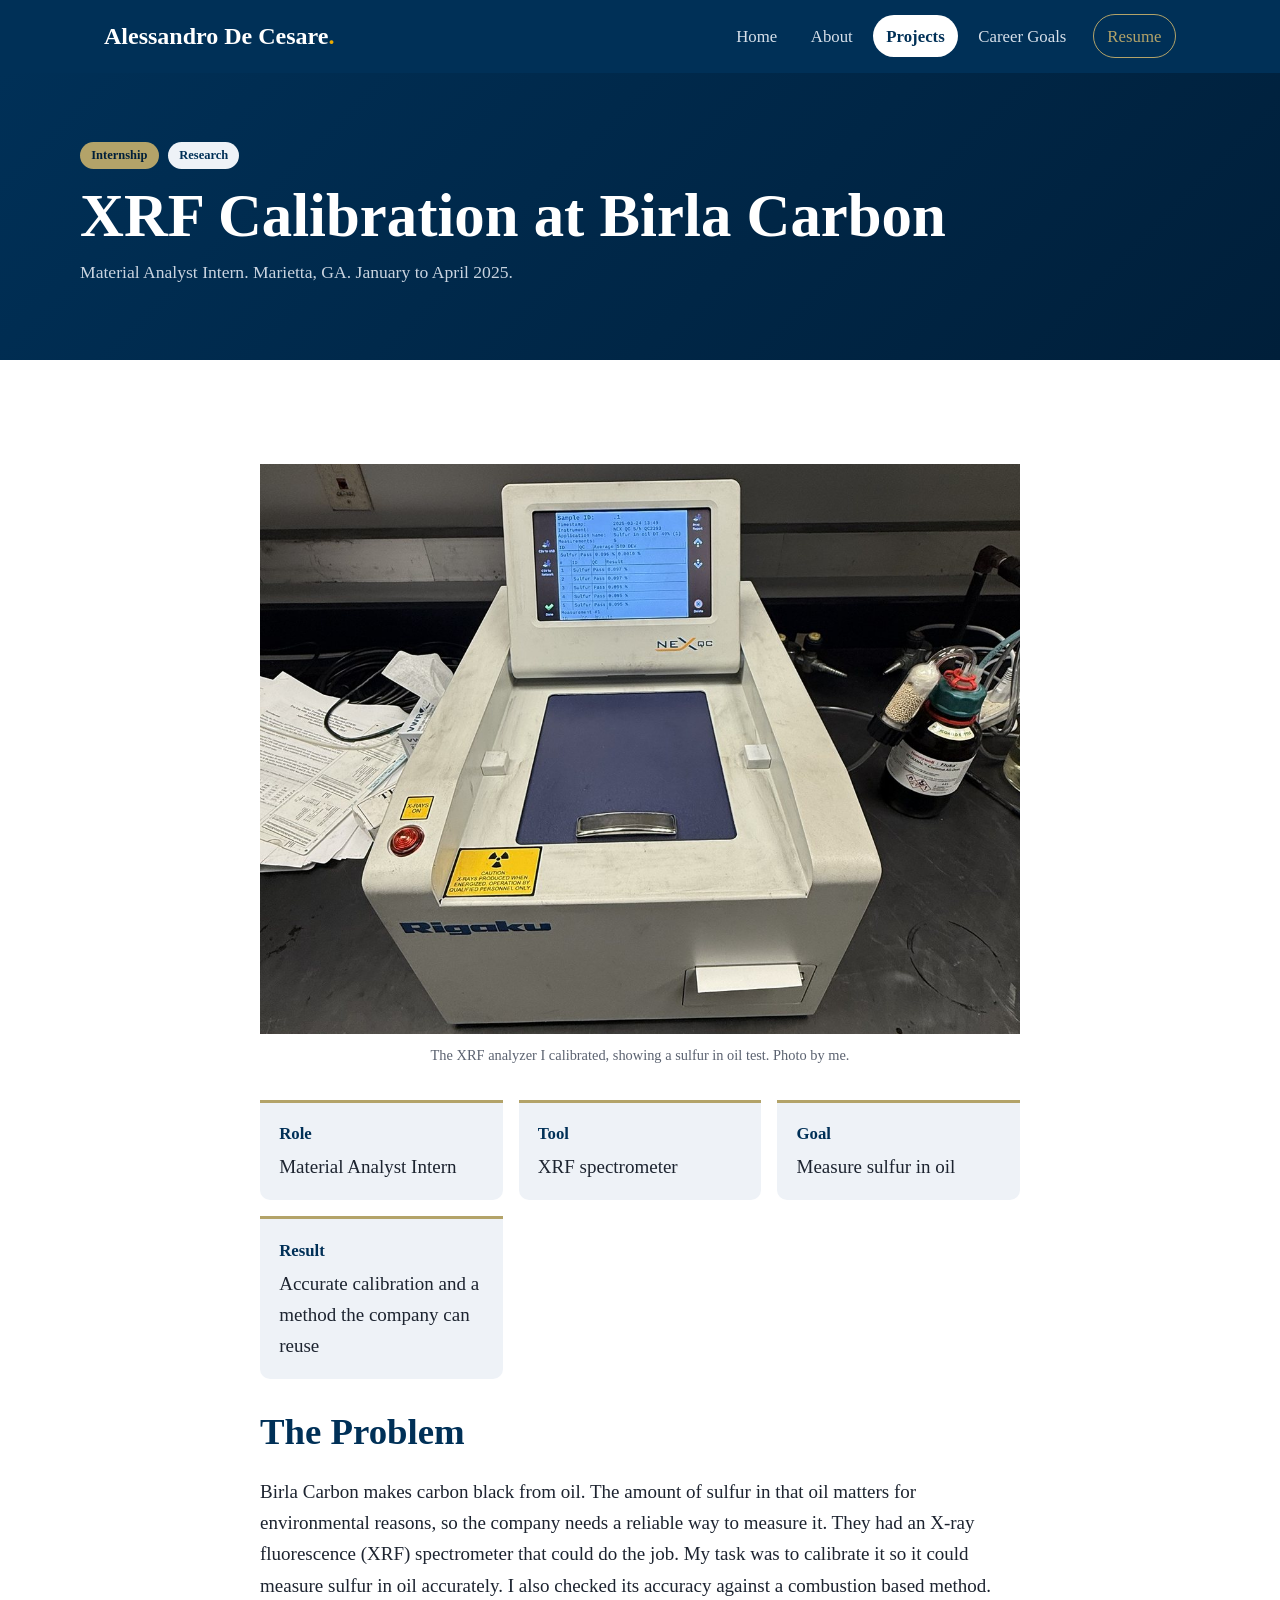
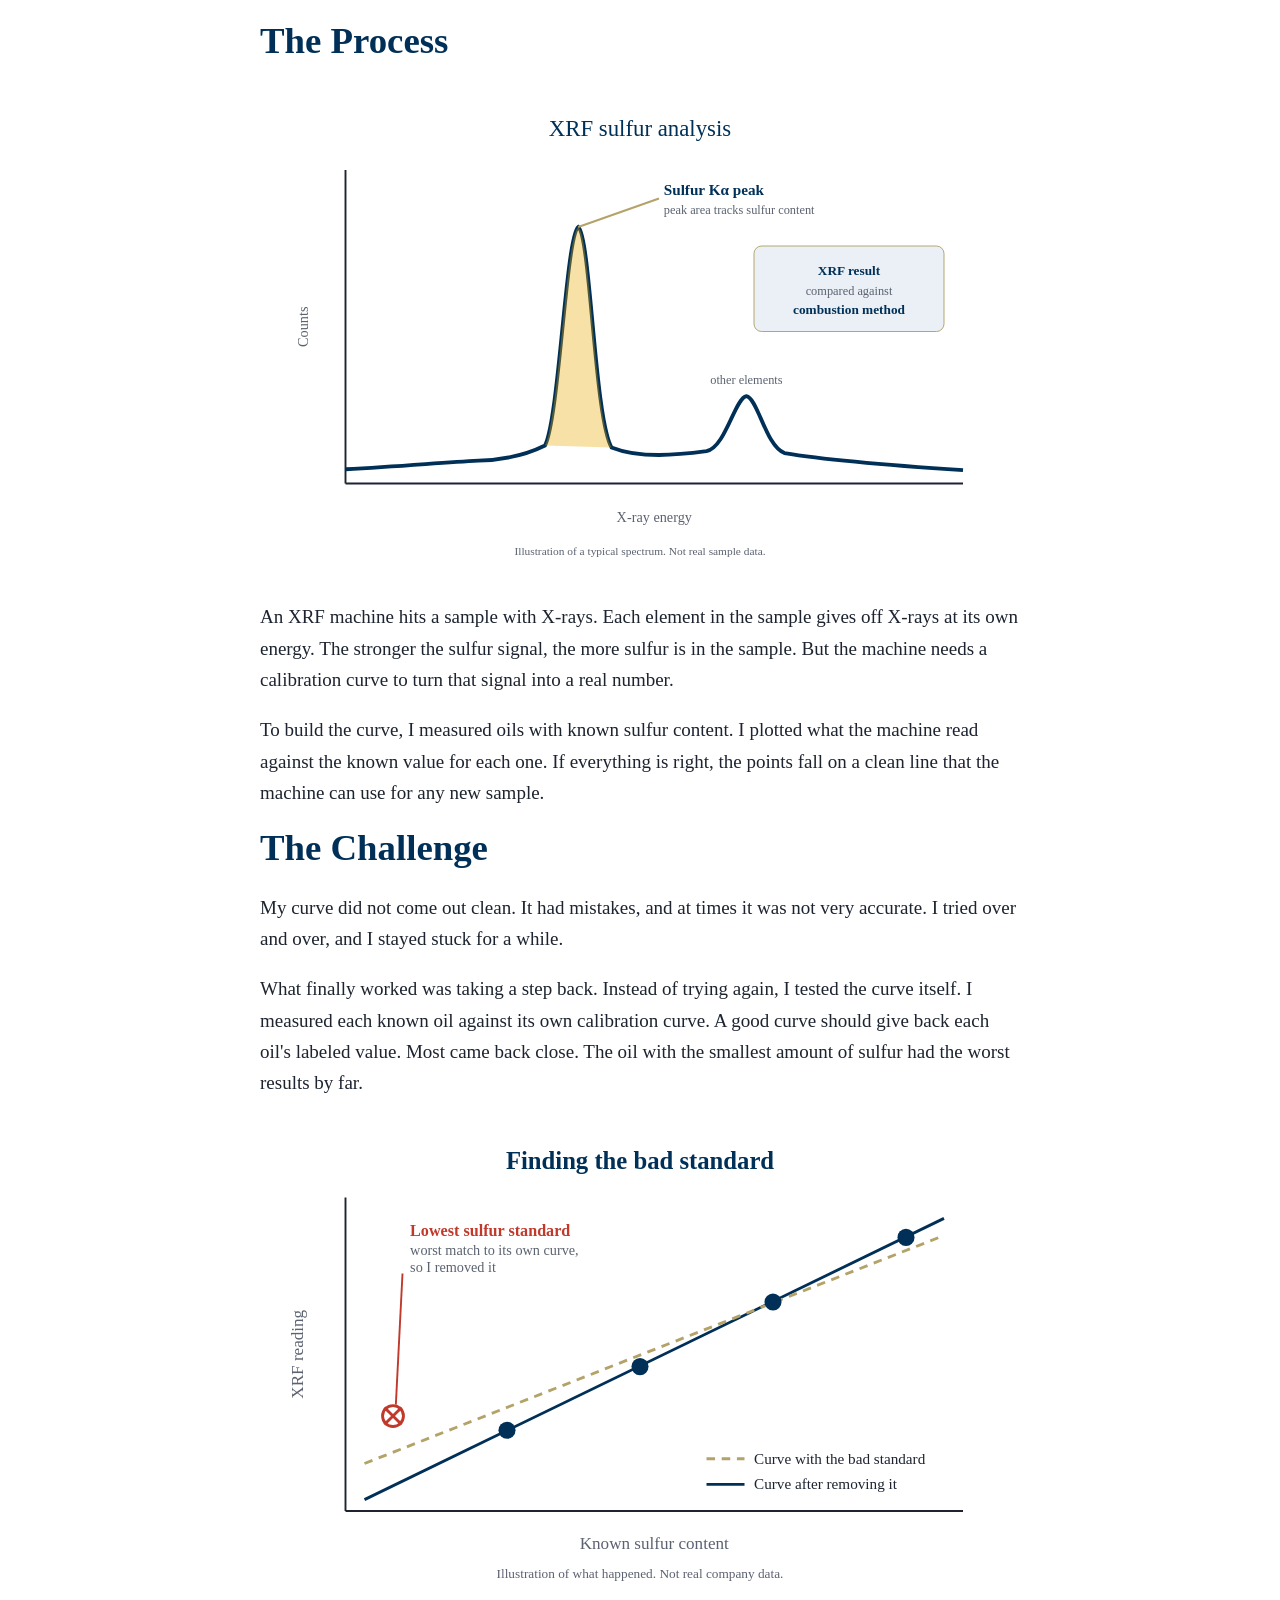
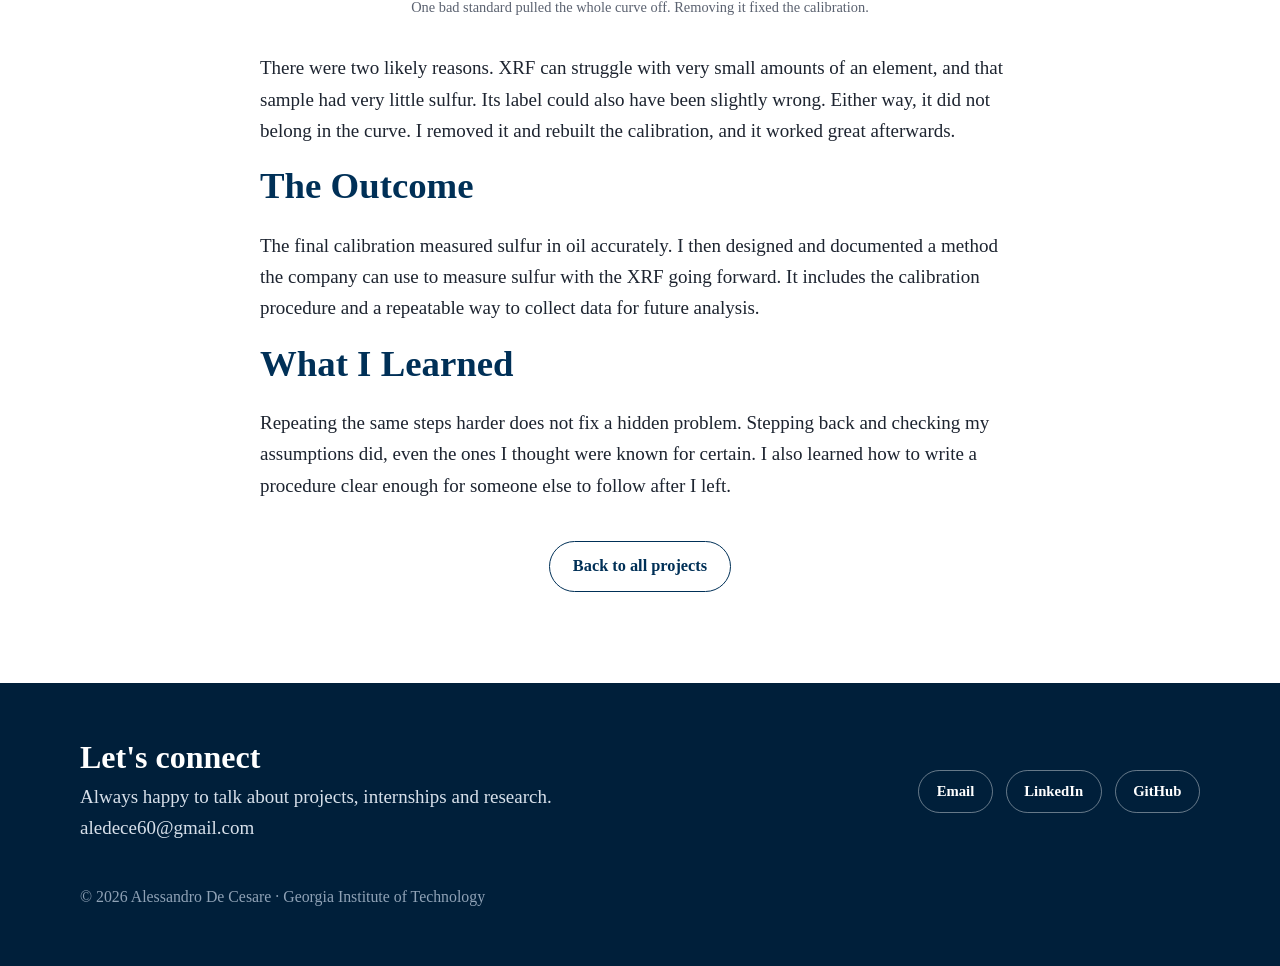
<file: project-xrf.html>
<!DOCTYPE html>
<html lang="en">
<head>
  <meta charset="utf-8">
  <meta name="viewport" content="width=device-width, initial-scale=1">
  <title>XRF Calibration at Birla Carbon | Alessandro De Cesare</title>
  <link rel="stylesheet" href="css/style.css?v=7">
</head>
<body>
  <header class="site-header"></header>

  <section class="banner">
    <div><span class="tag feature">Internship</span> <span class="tag">Research</span></div>
    <h1>XRF Calibration at Birla Carbon</h1>
    <p>Material Analyst Intern. Marietta, GA. January to April 2025.</p>
  </section>

  <section class="section">
    <div class="narrow">
      <figure>
        <img src="assets/img/xrf-photo.jpg?v=7" alt="The Rigaku NEX QC XRF analyzer showing sulfur in oil results">
        <figcaption>The XRF analyzer I calibrated, showing a sulfur in oil test. Photo by me.</figcaption>
      </figure>

      <div class="facts">
        <div class="fact"><strong>Role</strong>Material Analyst Intern</div>
        <div class="fact"><strong>Tool</strong>XRF spectrometer</div>
        <div class="fact"><strong>Goal</strong>Measure sulfur in oil</div>
        <div class="fact"><strong>Result</strong>Accurate calibration and a method the company can reuse</div>
      </div>

      <h2>The Problem</h2>
      <p>Birla Carbon makes carbon black from oil. The amount of sulfur in that oil matters for environmental reasons, so the company needs a reliable way to measure it. They had an X-ray fluorescence (XRF) spectrometer that could do the job. My task was to calibrate it so it could measure sulfur in oil accurately. I also checked its accuracy against a combustion based method.</p>

      <h2>The Process</h2>
      <img src="assets/img/xrf.svg?v=7" alt="Illustration of an XRF spectrum with a sulfur peak">
      <p>An XRF machine hits a sample with X-rays. Each element in the sample gives off X-rays at its own energy. The stronger the sulfur signal, the more sulfur is in the sample. But the machine needs a calibration curve to turn that signal into a real number.</p>
      <p>To build the curve, I measured oils with known sulfur content. I plotted what the machine read against the known value for each one. If everything is right, the points fall on a clean line that the machine can use for any new sample.</p>

      <h2>The Challenge</h2>
      <p>My curve did not come out clean. It had mistakes, and at times it was not very accurate. I tried over and over, and I stayed stuck for a while.</p>
      <p>What finally worked was taking a step back. Instead of trying again, I tested the curve itself. I measured each known oil against its own calibration curve. A good curve should give back each oil's labeled value. Most came back close. The oil with the smallest amount of sulfur had the worst results by far.</p>
      <figure>
        <img src="assets/img/xrf-calibration.svg?v=7" alt="Calibration curve with one low sulfur standard marked as the outlier">
        <figcaption>One bad standard pulled the whole curve off. Removing it fixed the calibration.</figcaption>
      </figure>
      <p>There were two likely reasons. XRF can struggle with very small amounts of an element, and that sample had very little sulfur. Its label could also have been slightly wrong. Either way, it did not belong in the curve. I removed it and rebuilt the calibration, and it worked great afterwards.</p>

      <h2>The Outcome</h2>
      <p>The final calibration measured sulfur in oil accurately. I then designed and documented a method the company can use to measure sulfur with the XRF going forward. It includes the calibration procedure and a repeatable way to collect data for future analysis.</p>

      <h2>What I Learned</h2>
      <p>Repeating the same steps harder does not fix a hidden problem. Stepping back and checking my assumptions did, even the ones I thought were known for certain. I also learned how to write a procedure clear enough for someone else to follow after I left.</p>

      <p class="center" style="margin-top:2.5rem"><a class="btn" href="projects.html">Back to all projects</a></p>
    </div>
  </section>

  <footer class="site-footer"></footer>
  <script src="js/site.js?v=7"></script>
</body>
</html>
</file>
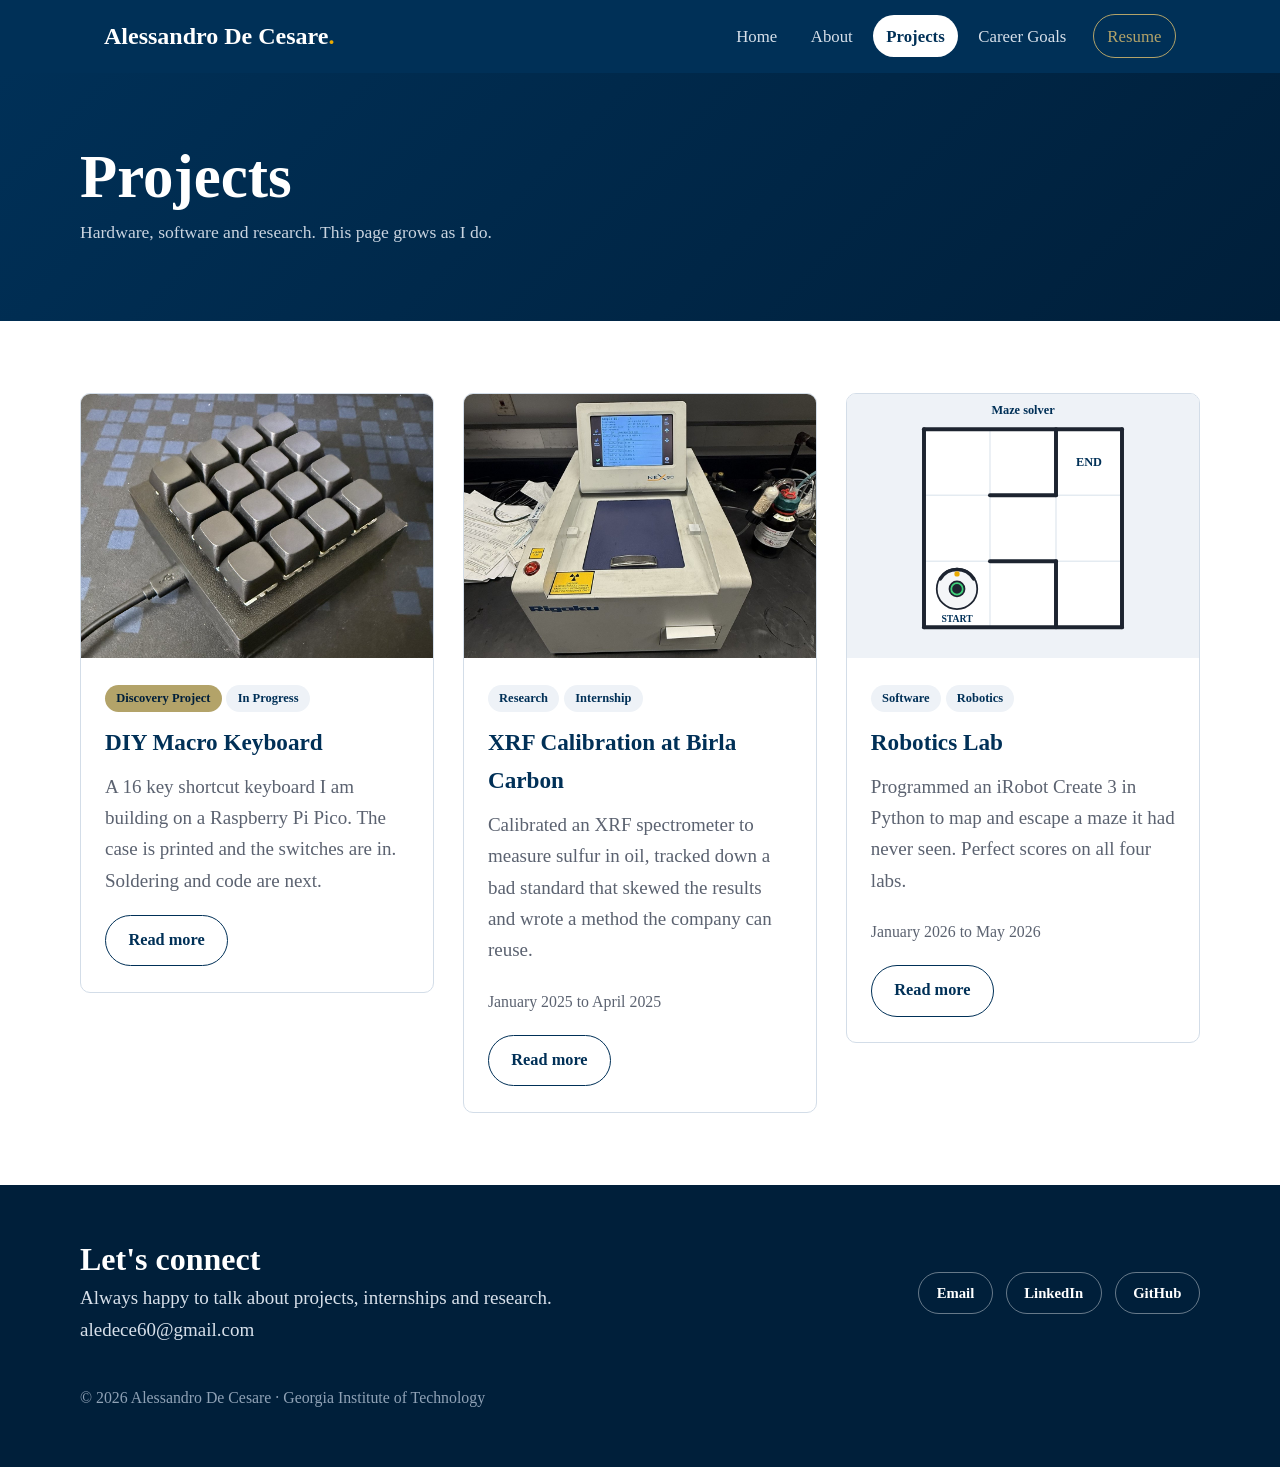
<file: projects.html>
<!DOCTYPE html>
<html lang="en">
<head>
  <meta charset="utf-8">
  <meta name="viewport" content="width=device-width, initial-scale=1">
  <title>Projects | Alessandro De Cesare</title>
  <link rel="stylesheet" href="css/style.css?v=7">
</head>
<body>
  <header class="site-header"></header>

  <section class="banner">
    <h1>Projects</h1>
    <p>Hardware, software and research. This page grows as I do.</p>
  </section>

  <section class="section">
    <div class="container">
      <!--
        TO ADD A PROJECT:
        1. Copy project-macropad.html to project-yourname.html and change the text and images.
        2. Copy one <article class="card"> block below and point its link at the new page.
        Newest projects go first.
      -->
      <div class="cards">
        <article class="card">
          <img src="assets/img/macropad-photo-1.jpg?v=7" alt="My 16 key macropad in progress">
          <div class="card-body">
            <div><span class="tag feature">Discovery Project</span><span class="tag">In Progress</span></div>
            <h3>DIY Macro Keyboard</h3>
            <p>A 16 key shortcut keyboard I am building on a Raspberry Pi Pico. The case is printed and the switches are in. Soldering and code are next.</p>
            <a class="btn" href="project-macropad.html">Read more</a>
          </div>
        </article>

        <article class="card">
          <img src="assets/img/xrf-photo.jpg?v=7" alt="The Rigaku NEX QC XRF analyzer I calibrated at Birla Carbon">
          <div class="card-body">
            <div><span class="tag">Research</span><span class="tag">Internship</span></div>
            <h3>XRF Calibration at Birla Carbon</h3>
            <p>Calibrated an XRF spectrometer to measure sulfur in oil, tracked down a bad standard that skewed the results and wrote a method the company can reuse.</p>
            <p><small>January 2025 to April 2025</small></p>
            <a class="btn" href="project-xrf.html">Read more</a>
          </div>
        </article>

        <article class="card">
          <img src="assets/img/robot-maze.svg?v=7" alt="The lab maze with the iRobot at the START">
          <div class="card-body">
            <div><span class="tag">Software</span><span class="tag">Robotics</span></div>
            <h3>Robotics Lab</h3>
            <p>Programmed an iRobot Create 3 in Python to map and escape a maze it had never seen. Perfect scores on all four labs.</p>
            <p><small>January 2026 to May 2026</small></p>
            <a class="btn" href="project-robotics.html">Read more</a>
          </div>
        </article>
      </div>
    </div>
  </section>

  <footer class="site-footer"></footer>
  <script src="js/site.js?v=7"></script>
</body>
</html>
</file>
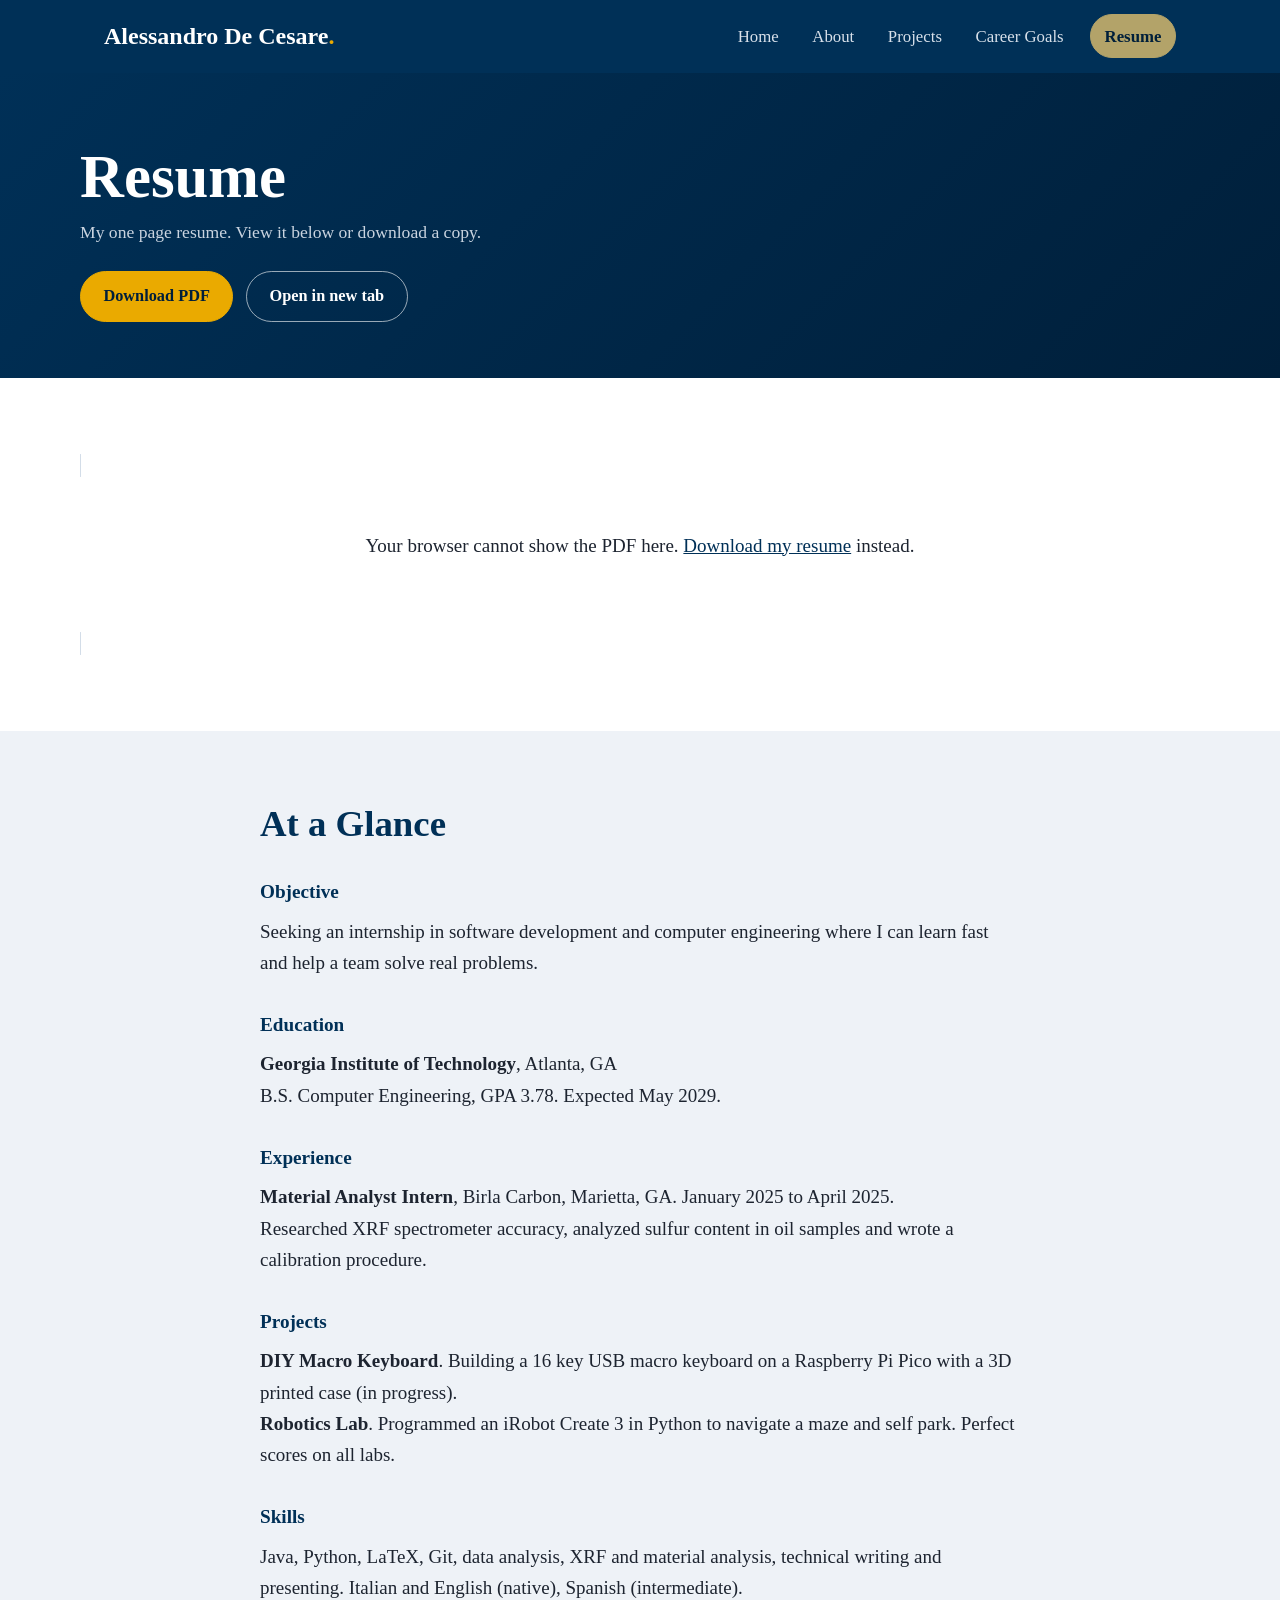
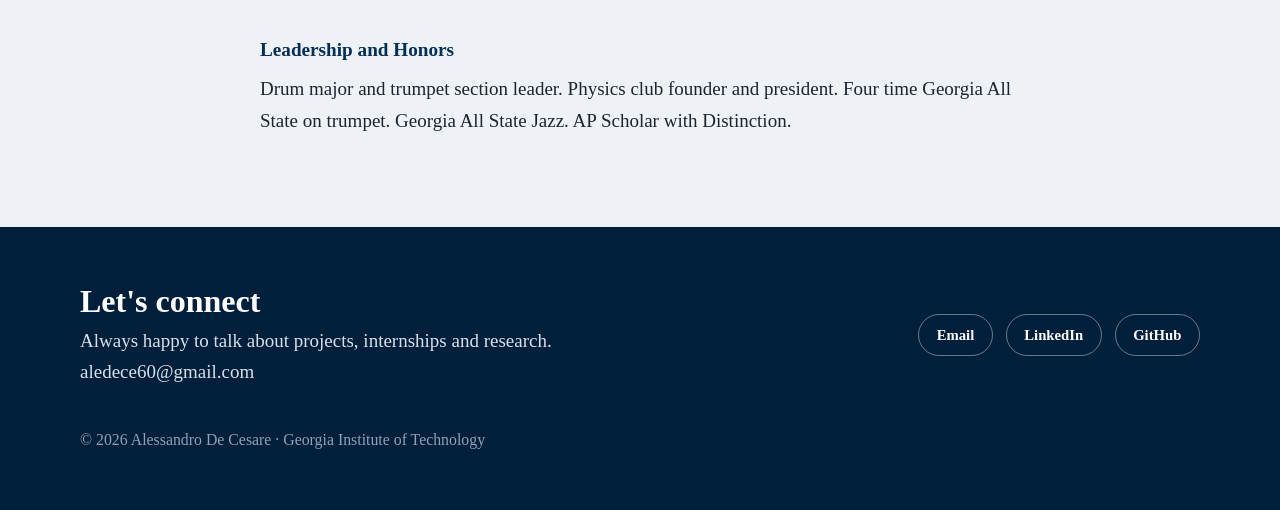
<file: resume.html>
<!DOCTYPE html>
<html lang="en">
<head>
  <meta charset="utf-8">
  <meta name="viewport" content="width=device-width, initial-scale=1">
  <title>Resume | Alessandro De Cesare</title>
  <link rel="stylesheet" href="css/style.css?v=7">
</head>
<body>
  <header class="site-header"></header>

  <section class="banner">
    <h1>Resume</h1>
    <p>My one page resume. View it below or download a copy.</p>
    <div class="btn-row" style="margin-top:1.5rem">
      <a class="btn solid" href="assets/resume.pdf" download>Download PDF</a>
      <a class="btn light" href="assets/resume.pdf" target="_blank" rel="noopener">Open in new tab</a>
    </div>
  </section>

  <section class="section">
    <div class="container">
      <object class="resume-frame" data="assets/resume.pdf" type="application/pdf">
        <p class="center" style="padding:3rem">Your browser cannot show the PDF here. <a href="assets/resume.pdf">Download my resume</a> instead.</p>
      </object>
    </div>
  </section>

  <section class="section alt">
    <div class="narrow">
      <h2>At a Glance</h2>
      <h3>Objective</h3>
      <p>Seeking an internship in software development and computer engineering where I can learn fast and help a team solve real problems.</p>
      <h3>Education</h3>
      <p><strong>Georgia Institute of Technology</strong>, Atlanta, GA<br>B.S. Computer Engineering, GPA 3.78. Expected May 2029.</p>
      <h3>Experience</h3>
      <p><strong>Material Analyst Intern</strong>, Birla Carbon, Marietta, GA. January 2025 to April 2025.<br>Researched XRF spectrometer accuracy, analyzed sulfur content in oil samples and wrote a calibration procedure.</p>
      <h3>Projects</h3>
      <p><strong>DIY Macro Keyboard</strong>. Building a 16 key USB macro keyboard on a Raspberry Pi Pico with a 3D printed case (in progress).<br>
      <strong>Robotics Lab</strong>. Programmed an iRobot Create 3 in Python to navigate a maze and self park. Perfect scores on all labs.</p>
      <h3>Skills</h3>
      <p>Java, Python, LaTeX, Git, data analysis, XRF and material analysis, technical writing and presenting. Italian and English (native), Spanish (intermediate).</p>
      <h3>Leadership and Honors</h3>
      <p>Drum major and trumpet section leader. Physics club founder and president. Four time Georgia All State on trumpet. Georgia All State Jazz. AP Scholar with Distinction.</p>
    </div>
  </section>

  <footer class="site-footer"></footer>
  <script src="js/site.js?v=7"></script>
</body>
</html>
</file>
<file: css/style.css>
/* ePortfolio styles. Colors and fonts live in :root so they are easy to change. */
:root {
  --navy: #003057;          /* Georgia Tech Navy */
  --navy-dark: #001f3a;
  --gold-deep: #b3a369;     /* Georgia Tech Tech Gold */
  --gold: #eaaa00;          /* Georgia Tech Buzz Gold */
  --tint: #eef2f7;          /* light navy tint for alternate sections */
  --ink: #1d2430;
  --muted: #5b6270;
  --white: #ffffff;
  --line: #d3dde8;
  --todo: #ffe3e3;
  --radius: 10px;
  --max: 1120px;
  --head: "Times New Roman", Times, serif;
  --body: "Times New Roman", Times, serif;
}

* { box-sizing: border-box; }
html { scroll-behavior: smooth; }
body { margin: 0; font-family: var(--body); color: var(--ink); background: var(--white); line-height: 1.65; font-size: 19px; }
img { max-width: 100%; display: block; }
a { color: var(--navy); }
h1, h2 { font-family: var(--head); font-weight: 700; color: var(--navy); line-height: 1.15; }
h2 { font-size: 2.3rem; margin: 0 0 .6em; }
h3 { font-family: var(--body); font-weight: 700; color: var(--navy); font-size: 1.2rem; margin: 1.6em 0 .4em; }
p { margin: 0 0 1em; }

/* Placeholder text still to fill in */
.todo { background: var(--todo); padding: 0 .25em; border-radius: 3px; }

/* ---------- Header: name on the left, menu on the right ---------- */
.site-header { background: var(--navy); position: sticky; top: 0; z-index: 10; }
.nav { max-width: var(--max); margin: 0 auto; display: flex; align-items: center; justify-content: space-between; gap: 1.5rem; padding: .9rem 1.5rem; flex-wrap: wrap; }
.nav-brand { font-family: var(--head); font-size: 1.5rem; font-weight: 700; color: var(--white); text-decoration: none; }
.nav-brand span { color: var(--gold); }
.nav-links { display: flex; align-items: center; gap: .4rem; }
.nav-links a { color: #d7e0ea; text-decoration: none; font-size: 1.05rem; font-weight: 400; padding: .45rem .85rem; border-radius: 99px; }
.nav-links a:hover { color: var(--white); background: rgba(255,255,255,.08); }
.nav-links a.active { color: var(--navy); background: var(--white); font-weight: 700; }
.nav-links a.cta { border: 1.5px solid var(--gold-deep); color: var(--gold-deep); margin-left: .4rem; }
.nav-links a.cta:hover, .nav-links a.cta.active { background: var(--gold-deep); color: var(--navy-dark); }
.nav-toggle { display: none; }

/* ---------- Home hero ---------- */
.hero { background: linear-gradient(135deg, var(--navy) 0%, var(--navy-dark) 100%); color: var(--white); padding: 5rem 1.5rem 5.5rem; overflow: hidden; }
.hero-grid { max-width: var(--max); margin: 0 auto; display: grid; grid-template-columns: 1.3fr 1fr; gap: 4rem; align-items: center; }
.eyebrow { display: inline-block; font-size: .9rem; font-weight: 700; color: var(--gold); margin-bottom: 1rem; }
.hero h1 { color: var(--white); font-size: clamp(3rem, 6.5vw, 5rem); margin: 0 0 1.2rem; line-height: 1.02; }
.hero p { color: #d7e0ea; font-size: 1.15rem; max-width: 560px; }
.hero .btn-row { justify-content: flex-start; margin-top: 2rem; }
.hero-photo { position: relative; justify-self: center; width: 100%; max-width: 400px; }
.hero-photo::before { content: ""; position: absolute; inset: 1.2rem -1.2rem -1.2rem 1.2rem; border: 2px solid var(--gold-deep); border-radius: 22px; }
.hero-photo img { position: relative; width: 100%; aspect-ratio: 4 / 5; object-fit: cover; object-position: center 15%; border-radius: 22px; box-shadow: 0 20px 50px rgba(0,0,0,.35); }

/* Inner page banners */
.banner { background: linear-gradient(135deg, var(--navy) 0%, var(--navy-dark) 100%); padding: 4rem 1.5rem 3.5rem; }
.banner > * { max-width: var(--max); margin-left: auto; margin-right: auto; }
.banner h1 { font-size: clamp(2.6rem, 5vw, 3.8rem); margin-top: .3rem; margin-bottom: .4rem; color: var(--white); }
.banner p { color: #c9d4e0; font-size: 1.1rem; margin-top: 0; }
.banner .btn-row { justify-content: flex-start; }

/* ---------- Sections ---------- */
.section { padding: 4.5rem 1.5rem; }
.section.alt { background: var(--tint); }
.container { max-width: var(--max); margin: 0 auto; }
.narrow { max-width: 760px; margin: 0 auto; }
.narrow > img { margin: 2rem auto; }
.center { text-align: center; }
.lead { font-size: 1.25rem; color: var(--muted); max-width: 760px; }
.section-head { display: flex; justify-content: space-between; align-items: end; gap: 1rem; flex-wrap: wrap; margin-bottom: 2rem; }
.section-head h2 { margin: 0; }

.btn-row { display: flex; flex-wrap: wrap; gap: .8rem; justify-content: center; }
.btn { display: inline-block; border: 1.5px solid var(--navy); color: var(--navy); background: transparent; text-decoration: none; font-weight: 700; font-size: 1.02rem; padding: .7rem 1.4rem; border-radius: 99px; transition: background .15s, color .15s; }
.btn:hover { background: var(--navy); color: var(--white); }
.btn.solid { background: var(--gold); border-color: var(--gold); color: var(--navy-dark); }
.btn.solid:hover { background: var(--gold-deep); border-color: var(--gold-deep); }
.btn.light { border-color: rgba(255,255,255,.6); color: var(--white); }
.btn.light:hover { background: var(--white); color: var(--navy); }

/* Quick link tiles on the home page */
.tiles { display: grid; grid-template-columns: repeat(4, 1fr); gap: 1.2rem; }
.tile { display: block; text-decoration: none; color: var(--ink); background: var(--white); border: 1px solid var(--line); border-radius: var(--radius); padding: 1.5rem 1.4rem; transition: transform .15s, box-shadow .15s, border-color .15s; }
.tile:hover { transform: translateY(-3px); box-shadow: 0 12px 30px rgba(0,48,87,.12); border-color: var(--gold-deep); }
.tile .num { font-family: var(--head); font-size: 1.6rem; font-weight: 700; color: var(--gold-deep); }
.tile strong { display: block; font-size: 1.15rem; color: var(--navy); margin: .2rem 0 .3rem; }
.tile p { color: var(--muted); font-size: .95rem; margin: 0; }
.tile .arrow { display: inline-block; margin-top: .8rem; font-weight: 700; color: var(--navy); }

/* Split blocks */
.split { display: grid; grid-template-columns: 1fr 1fr; gap: 3.5rem; align-items: center; }
.split.reverse > :first-child { order: 2; }
.split img { border-radius: var(--radius); box-shadow: 0 10px 28px rgba(0,0,0,.1); }

/* Cards */
.cards { display: grid; grid-template-columns: repeat(auto-fit, minmax(280px, 1fr)); gap: 1.8rem; }
.card { background: var(--white); border: 1px solid var(--line); border-radius: var(--radius); overflow: hidden; display: flex; flex-direction: column; transition: box-shadow .15s; }
.card:hover { box-shadow: 0 12px 30px rgba(0,48,87,.1); }
.card img { width: 100%; aspect-ratio: 4 / 3; object-fit: cover; background: var(--tint); }
.card img[src$='.svg'] { object-fit: contain; padding: .5rem; }
.card-body { padding: 1.4rem 1.5rem 1.6rem; display: flex; flex-direction: column; flex: 1; }
.card-body h3 { margin-top: .2rem; font-size: 1.45rem; }
.card-body p { color: var(--muted); }
.card-body .btn { align-self: flex-start; margin-top: auto; }
.tag { display: inline-block; font-size: .78rem; background: var(--tint); color: var(--navy); padding: .2rem .7rem; border-radius: 99px; margin: 0 .3rem .5rem 0; font-weight: 700; }
.tag.feature { background: var(--gold-deep); color: var(--navy-dark); }

/* Figures */
figure { margin: 2rem 0; }
figure img[src$='.jpg'] { width: 100%; max-height: 620px; object-fit: cover; border-radius: var(--radius); }
figcaption { font-size: .9rem; color: var(--muted); margin-top: .6rem; text-align: center; }

/* Fact boxes */
.facts { display: grid; grid-template-columns: repeat(auto-fit, minmax(200px, 1fr)); gap: 1rem; margin: 2rem 0; }
.fact { background: var(--tint); border-top: 3px solid var(--gold-deep); border-radius: 0 0 var(--radius) var(--radius); padding: 1.1rem 1.2rem; }
.fact strong { display: block; color: var(--navy); font-size: 1.05rem; margin-bottom: .2rem; }

/* Skills chips */
.chips { display: flex; flex-wrap: wrap; gap: .5rem; }
.chips span { border: 1px solid var(--line); background: var(--white); padding: .3rem .85rem; border-radius: 99px; font-size: .92rem; }

/* Timeline */
.timeline { border-left: 3px solid var(--line); margin: 2rem 0; padding-left: 2rem; }
.timeline .step { position: relative; margin-bottom: 2rem; }
.timeline .step::before { content: ""; position: absolute; left: -2.6rem; top: .35rem; width: 1rem; height: 1rem; border-radius: 50%; background: var(--navy); border: 3px solid var(--gold-deep); }
.timeline .when { font-size: .9rem; font-weight: 700; color: var(--gold-deep); }
.timeline h3 { margin: .1rem 0 .3rem; }

/* Resume viewer */
.resume-frame { width: 100%; height: 900px; border: 1px solid var(--line); border-radius: var(--radius); background: var(--tint); }

/* Footer */
.site-footer { background: var(--navy-dark); color: #d7e0ea; padding: 3.5rem 1.5rem; }
.footer-grid { max-width: var(--max); margin: 0 auto; display: flex; justify-content: space-between; gap: 2rem; flex-wrap: wrap; align-items: center; }
.site-footer h2 { color: var(--white); font-size: 2rem; margin: 0 0 .3rem; }
.site-footer p { margin: 0; }
.site-footer .links { display: flex; gap: .8rem; flex-wrap: wrap; }
.site-footer .links a { color: var(--white); text-decoration: none; border: 1.5px solid rgba(255,255,255,.4); padding: .5rem 1.1rem; border-radius: 99px; font-weight: 700; font-size: .92rem; }
.site-footer .links a:hover { background: var(--gold-deep); border-color: var(--gold-deep); color: var(--navy-dark); }
.site-footer small { display: block; max-width: var(--max); margin: 2.5rem auto 0; color: #8fa2b6; }

/* ---------- Smaller screens ---------- */
@media (max-width: 900px) {
  .tiles { grid-template-columns: 1fr 1fr; }
}
@media (max-width: 820px) {
  .hero-grid, .split { grid-template-columns: 1fr; gap: 2.5rem; }
  .split.reverse > :first-child { order: 0; }
  .hero { padding-top: 3.5rem; }
  .hero-photo { max-width: 320px; }
  .nav-toggle { display: block; background: none; color: var(--white); border: 1.5px solid rgba(255,255,255,.5); border-radius: 99px; font: inherit; font-size: .85rem; padding: .3rem .9rem; }
  .nav-links { display: none; width: 100%; flex-direction: column; align-items: stretch; gap: .3rem; padding-top: .6rem; }
  .nav-links.open { display: flex; }
  .nav-links a.cta { margin-left: 0; text-align: center; }
  .resume-frame { height: 600px; }
}
@media (max-width: 520px) { .tiles { grid-template-columns: 1fr; } }
.section.alt .tag:not(.feature) { background: var(--white); }
.cards { align-items: start; }

/* Maze walkthrough on the robotics page */
.maze-demo { background: var(--white); border: 1px solid var(--line); border-radius: var(--radius); padding: 1.5rem; margin: 2rem 0; }
.maze-panels { display: grid; grid-template-columns: 1fr 1fr; gap: 1.5rem; }
.maze-title { text-align: center; font-weight: 700; color: var(--navy); margin-bottom: .3rem; }
.maze-panels svg { width: 100%; height: auto; font-family: var(--body); }
.maze-caption { min-height: 3.4em; margin: 1rem 0; text-align: center; }
.maze-controls { display: flex; justify-content: center; align-items: center; gap: 1rem; }
.maze-controls .btn { cursor: pointer; font-family: var(--body); }
.maze-controls .btn:disabled { opacity: .35; cursor: default; }
.maze-count { color: var(--muted); min-width: 7em; text-align: center; }
@media (max-width: 600px) { .maze-panels { grid-template-columns: 1fr; } }

/* Home page project slider */
.slider { position: relative; padding: 0 4rem; }
.slider-window { overflow: hidden; }
.slider-track { display: flex; transition: transform .45s ease; }
.slide { flex: 0 0 100%; min-width: 0; padding: .5rem; }
.slide img { width: 100%; aspect-ratio: 4 / 3; object-fit: cover; }
.slide img.contain { object-fit: contain; background: var(--tint); }
.slide h3 { font-size: 2rem; margin-top: .3rem; }
.slider-arrow { position: absolute; top: 50%; transform: translateY(-50%); z-index: 2; width: 3rem; height: 3rem; border-radius: 50%; border: 1.5px solid var(--navy); background: var(--white); color: var(--navy); font-size: 2rem; line-height: 1; cursor: pointer; display: grid; place-items: center; padding-bottom: .2rem; transition: background .15s, color .15s; }
.slider-arrow:hover { background: var(--navy); color: var(--white); }
.slider-arrow.prev { left: 0; }
.slider-arrow.next { right: 0; }
.slider-dots { display: flex; justify-content: center; gap: .6rem; margin-top: 1.5rem; }
.slider-dots button { width: .75rem; height: .75rem; border-radius: 50%; border: 0; background: var(--line); cursor: pointer; padding: 0; }
.slider-dots button.on { background: var(--navy); }
@media (max-width: 820px) {
  .slider { padding: 0; }
  .slider-arrow { top: 28%; width: 2.5rem; height: 2.5rem; font-size: 1.6rem; }
  .slider-arrow.prev { left: .4rem; }
  .slider-arrow.next { right: .4rem; }
}
</file>
